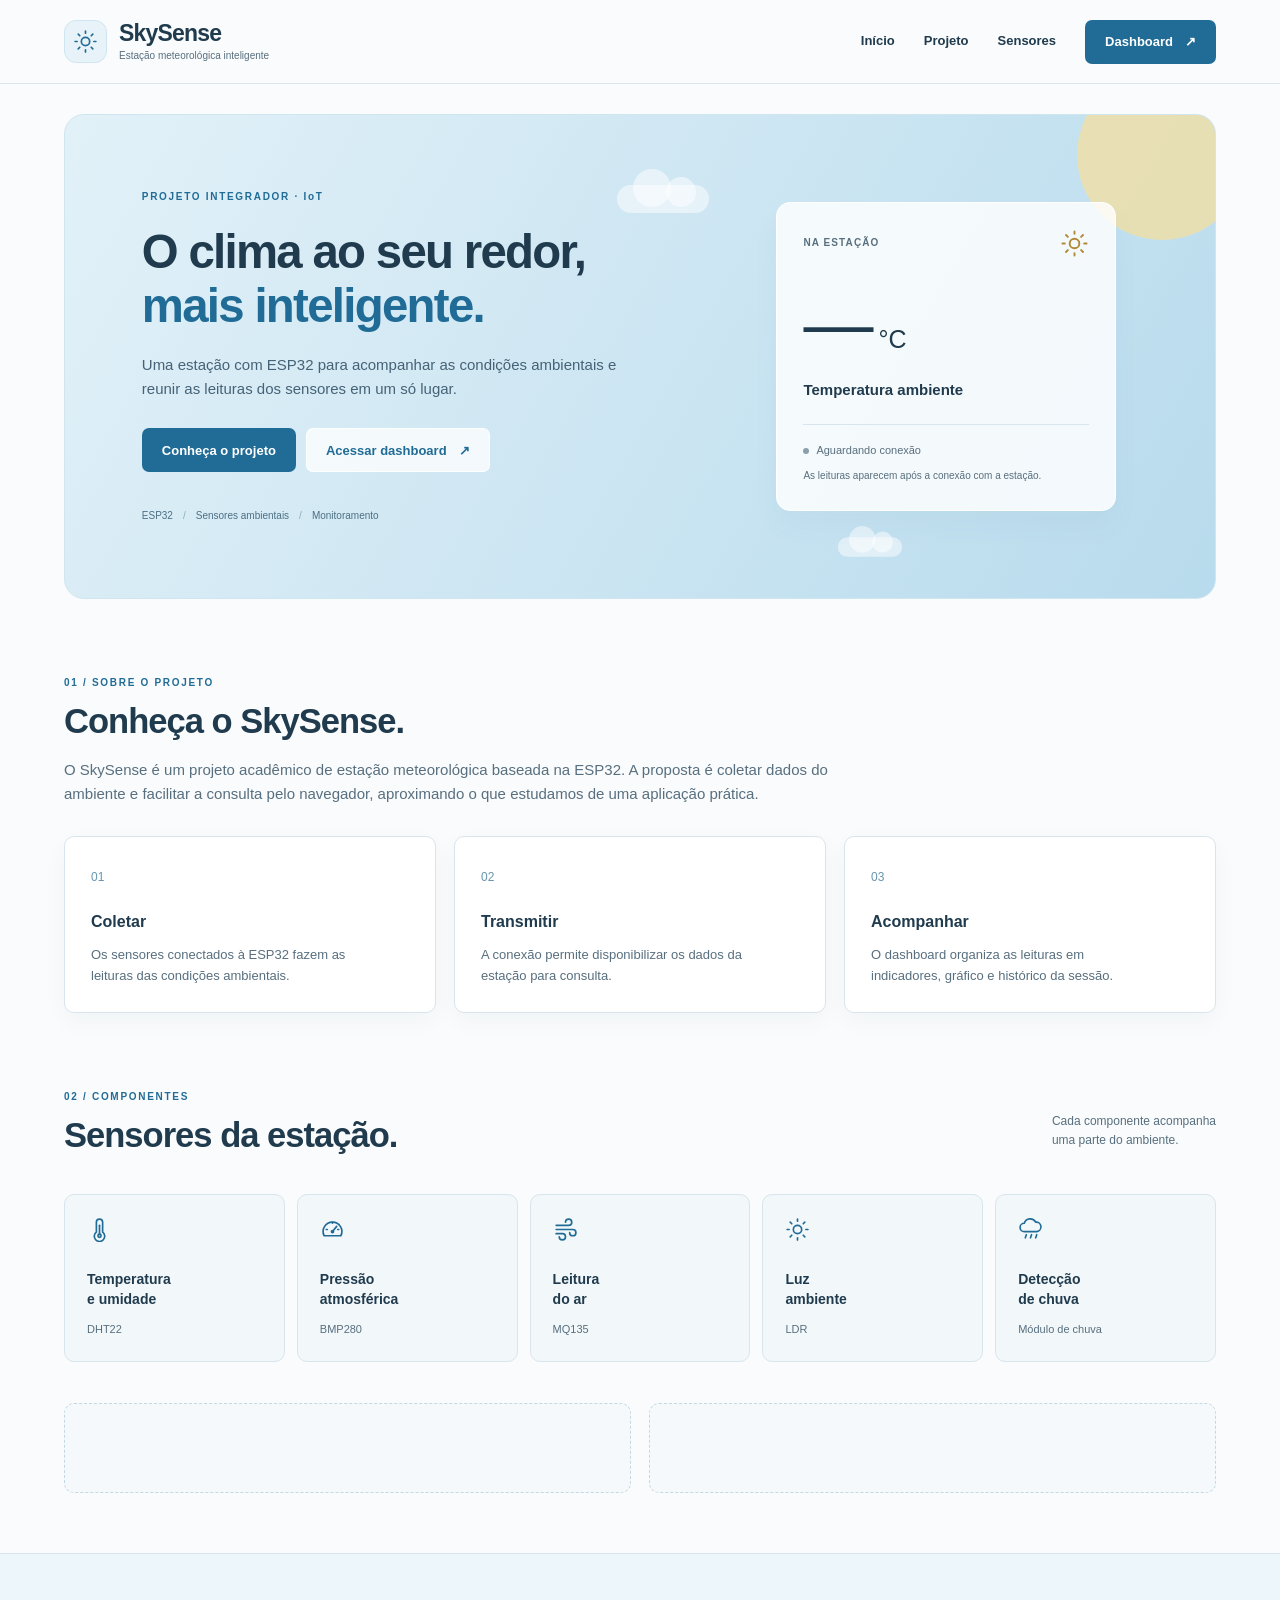
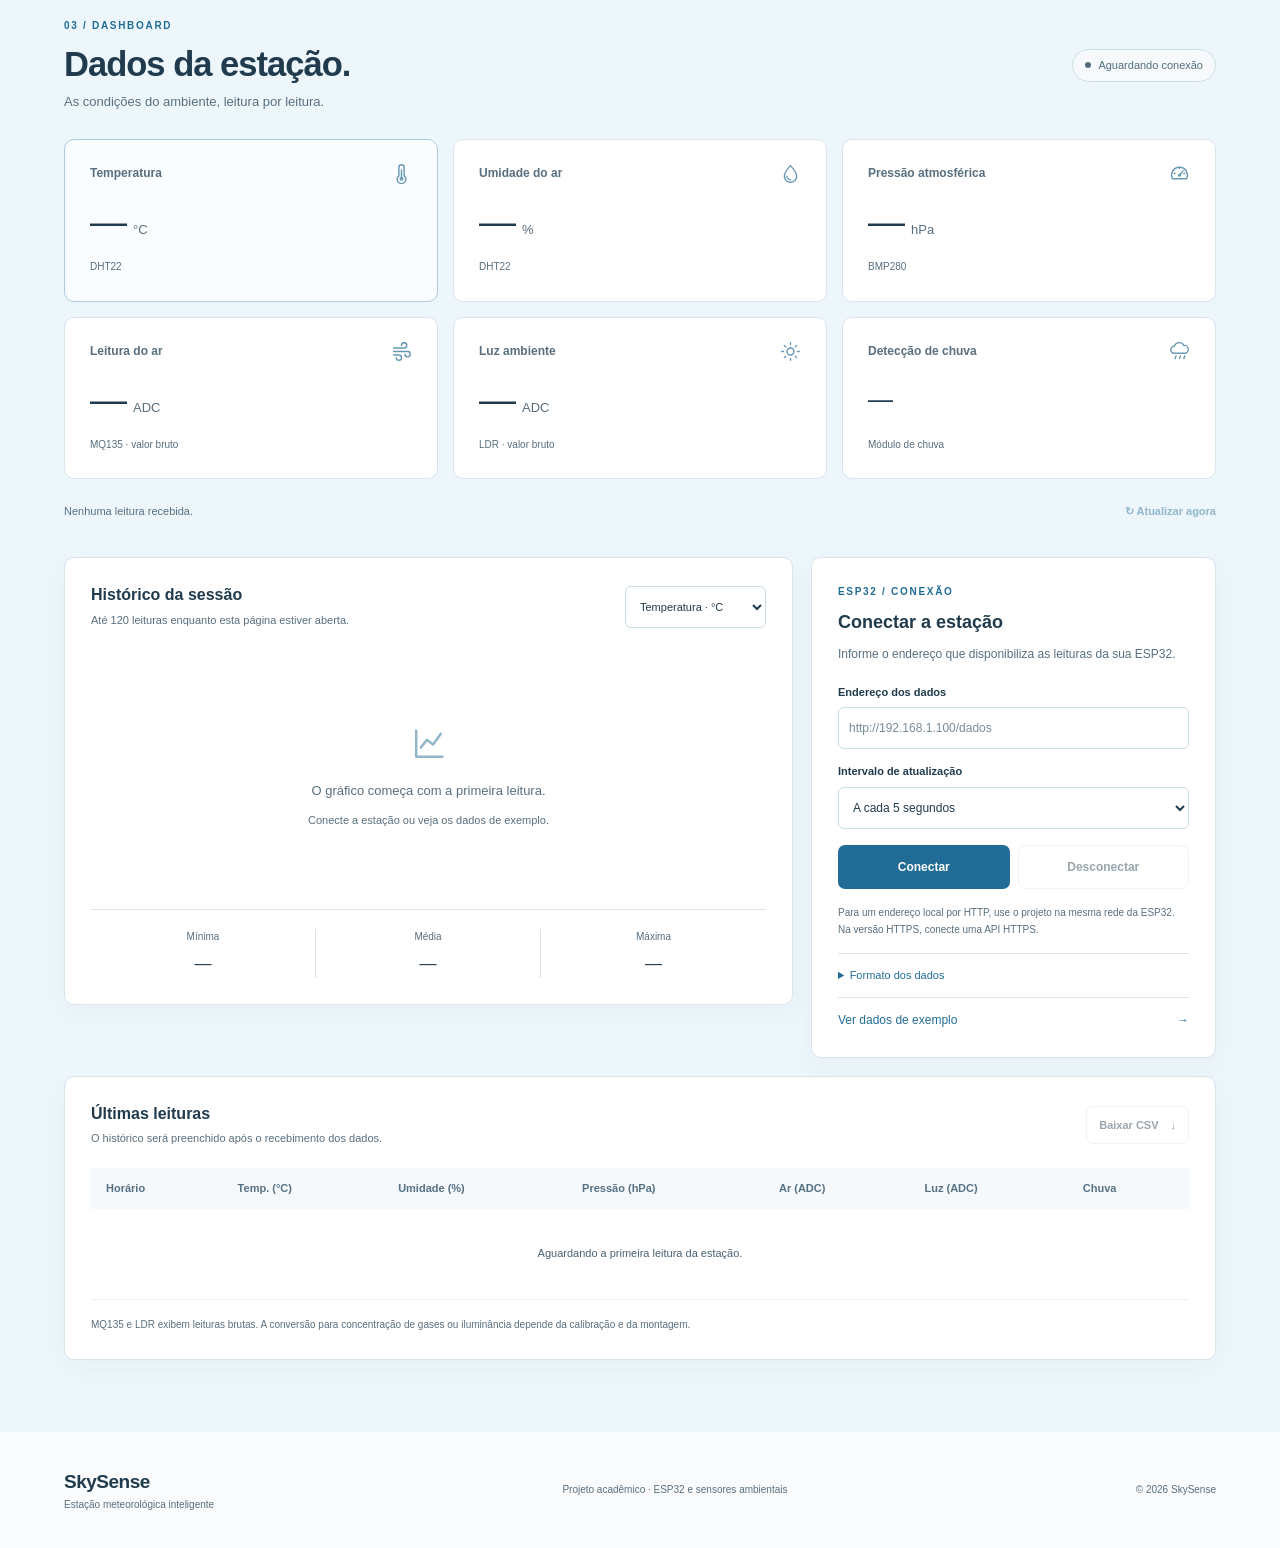
<file: index.html>
<!DOCTYPE html>
<html lang="pt-BR">
    <head>
        <meta charset="UTF-8">
        <meta name="viewport" content="width=device-width, initial-scale=1.0">
        <meta name="description" content="SkySense: projeto de estação meteorológica com ESP32 e painel de monitoramento ambiental.">
        <title>SkySense | Estação Meteorológica</title>
        <link rel="stylesheet" href="styles.css">
        <script src="script.js" defer></script>
    </head>
    <body>
        <svg class="simbolos" xmlns="http://www.w3.org/2000/svg" aria-hidden="true">
            <symbol id="i-sol" viewBox="0 0 24 24">
                <circle cx="12" cy="12" r="4"/>
                <path d="M12 2v2m0 16v2M2 12h2m16 0h2M5 5l1.5 1.5m11 11L19 19M5 19l1.5-1.5m11-11L19 5"/>
            </symbol>
            <symbol id="i-temperatura" viewBox="0 0 24 24">
                <path d="M9 14.5V5a3 3 0 0 1 6 0v9.5a5 5 0 1 1-6 0Z"/>
                <path d="M12 8v9"/>
                <circle cx="12" cy="18" r="1.5"/>
            </symbol>
            <symbol id="i-umidade" viewBox="0 0 24 24">
                <path d="M12 3S5 10.3 5 15a7 7 0 0 0 14 0c0-4.7-7-12-7-12Z"/>
                <path d="M8 15a4 4 0 0 0 4 4"/>
            </symbol>
            <symbol id="i-pressao" viewBox="0 0 24 24">
                <path d="M4 18a9 9 0 1 1 16 0Z"/>
                <path d="m12 14 4-5M6 12h1m10 0h1M12 5v1"/>
                <circle cx="12" cy="14" r="1"/>
            </symbol>
            <symbol id="i-ar" viewBox="0 0 24 24">
                <path d="M3 8h12a3 3 0 1 0-3-3M3 12h16a3 3 0 1 1-3 3M3 16h6a3 3 0 1 1-3 3"/>
            </symbol>
            <symbol id="i-chuva" viewBox="0 0 24 24">
                <path d="M6 14a4 4 0 0 1 0-8 6 6 0 0 1 11-1 4.5 4.5 0 0 1 1 9H6Z"/>
                <path d="m8 17-1 3m6-3-1 3m6-3-1 3"/>
            </symbol>
            <symbol id="i-grafico" viewBox="0 0 24 24">
                <path d="M4 3v17h17M7 14l4-5 4 3 5-7"/>
            </symbol>
        </svg>
        <a class="pular-conteudo" href="#inicio">
            Pular para o conteúdo
        </a>
        <header class="cabecalho">
            <a href="#inicio" class="logo" aria-label="SkySense, início">
                <span class="icone-logo">
                    <svg class="icone" aria-hidden="true">
                        <use href="#i-sol"/>
                    </svg>
                </span>
                <span>
                    <strong>
                        SkySense
                    </strong>
                    <small>
                        Estação meteorológica inteligente
                    </small>
                </span>
            </a>
            <button class="menu-toggle" id="menu-toggle" type="button" aria-controls="menu" aria-expanded="false">
                Menu
            </button>
            <nav id="menu" aria-label="Navegação principal">
                <a href="#inicio">
                    Início
                </a>
                <a href="#projeto">
                    Projeto
                </a>
                <a href="#sensores">
                    Sensores
                </a>
                <!-- Os próximos links podem ser acrescentados aqui. -->
                <a href="#dashboard" class="botao-dashboard">
                    Dashboard
                    <span aria-hidden="true">
                        ↗
                    </span>
                </a>
            </nav>
        </header>
        <main>
            <section class="hero" id="inicio" aria-labelledby="titulo-inicio">
                <div class="ceu" aria-hidden="true">
                    <div class="sol">
                    </div>
                    <div class="nuvem nuvem1">
                    </div>
                    <div class="nuvem nuvem2">
                    </div>
                </div>
                <div class="hero-texto">
                    <span class="etiqueta">
                        PROJETO INTEGRADOR · IoT
                    </span>
                    <h1 id="titulo-inicio">
                        O clima ao seu redor,
                        <span>
                            mais inteligente.
                        </span>
                    </h1>
                    <p>
                        Uma estação com ESP32 para acompanhar as condições ambientais e reunir as leituras dos sensores em um só lugar.
                    </p>
                    <div class="acoes">
                        <a href="#projeto" class="botao">
                            Conheça o projeto
                        </a>
                        <a href="#dashboard" class="botao botao-claro">
                            Acessar dashboard
                            <span aria-hidden="true">
                                ↗
                            </span>
                        </a>
                    </div>
                    <span class="hero-rodape">
                        ESP32
                        <span aria-hidden="true">
                            /
                        </span>
                        Sensores ambientais
                        <span aria-hidden="true">
                            /
                        </span>
                        Monitoramento
                    </span>
                </div>
                <div class="cartao-temperatura">
                    <div class="linha-cartao">
                        <span>
                            NA ESTAÇÃO
                        </span>
                        <svg class="icone" aria-hidden="true">
                            <use href="#i-sol"/>
                        </svg>
                    </div>
                    <p class="valor-destaque">
                        <span id="temperatura-inicio">
                            —
                        </span>
                        <small>
                            °C
                        </small>
                    </p>
                    <h2>
                        Temperatura ambiente
                    </h2>
                    <div class="linha-estacao">
                        <span class="ponto">
                        </span>
                        <span id="situacao-inicio">
                            Aguardando conexão
                        </span>
                    </div>
                    <p class="nota-inicio" id="nota-inicio">
                        As leituras aparecem após a conexão com a estação.
                    </p>
                </div>
            </section>
            <section class="apresentacao" id="projeto" aria-labelledby="titulo-projeto">
                <span class="etiqueta">
                    01 / SOBRE O PROJETO
                </span>
                <h2 id="titulo-projeto">
                    Conheça o SkySense.
                </h2>
                <p class="introducao">
                    O SkySense é um projeto acadêmico de estação meteorológica baseada na ESP32. A proposta é coletar dados do ambiente e facilitar a consulta pelo navegador, aproximando o que estudamos de uma aplicação prática.
                </p>
                <div class="grade">
                    <article class="cartao etapa">
                        <span class="numero-etapa">
                            01
                        </span>
                        <h3>
                            Coletar
                        </h3>
                        <p>
                            Os sensores conectados à ESP32 fazem as leituras das condições ambientais.
                        </p>
                    </article>
                    <article class="cartao etapa">
                        <span class="numero-etapa">
                            02
                        </span>
                        <h3>
                            Transmitir
                        </h3>
                        <p>
                            A conexão permite disponibilizar os dados da estação para consulta.
                        </p>
                    </article>
                    <article class="cartao etapa">
                        <span class="numero-etapa">
                            03
                        </span>
                        <h3>
                            Acompanhar
                        </h3>
                        <p>
                            O dashboard organiza as leituras em indicadores, gráfico e histórico da sessão.
                        </p>
                    </article>
                </div>
            </section>
            <section class="apresentacao" id="sensores" aria-labelledby="titulo-sensores">
                <div class="cabecalho-secao">
                    <div>
                        <span class="etiqueta">
                            02 / COMPONENTES
                        </span>
                        <h2 id="titulo-sensores">
                            Sensores da estação.
                        </h2>
                    </div>
                    <p>
                        Cada componente acompanha
                        <br>
                        uma parte do ambiente.
                    </p>
                </div>
                <div class="grade sensores">
                    <article class="cartao sensor">
                        <svg class="icone" aria-hidden="true">
                            <use href="#i-temperatura"/>
                        </svg>
                        <h3>
                            Temperatura
                            <br>
                            e umidade
                        </h3>
                        <p>
                            DHT22
                        </p>
                    </article>
                    <article class="cartao sensor">
                        <svg class="icone" aria-hidden="true">
                            <use href="#i-pressao"/>
                        </svg>
                        <h3>
                            Pressão
                            <br>
                            atmosférica
                        </h3>
                        <p>
                            BMP280
                        </p>
                    </article>
                    <article class="cartao sensor">
                        <svg class="icone" aria-hidden="true">
                            <use href="#i-ar"/>
                        </svg>
                        <h3>
                            Leitura
                            <br>
                            do ar
                        </h3>
                        <p>
                            MQ135
                        </p>
                    </article>
                    <article class="cartao sensor">
                        <svg class="icone" aria-hidden="true">
                            <use href="#i-sol"/>
                        </svg>
                        <h3>
                            Luz
                            <br>
                            ambiente
                        </h3>
                        <p>
                            LDR
                        </p>
                    </article>
                    <article class="cartao sensor">
                        <svg class="icone" aria-hidden="true">
                            <use href="#i-chuva"/>
                        </svg>
                        <h3>
                            Detecção
                            <br>
                            de chuva
                        </h3>
                        <p>
                            Módulo de chuva
                        </p>
                    </article>
                </div>
            </section>
            <div class="apresentacao espacos-reservados">
                <!-- ESPAÇO PARA PERSONALIZAÇÃO 1 -->
                <section class="reservado" id="aba1" aria-label="Espaço reservado 1">
                    <h2>
                    </h2>
                    <p>
                    </p>
                </section>
                <!-- ESPAÇO PARA PERSONALIZAÇÃO 2 -->
                <section class="reservado" id="aba2" aria-label="Espaço reservado 2">
                    <h2>
                    </h2>
                    <p>
                    </p>
                </section>
            </div>
            <section class="painel" id="dashboard" aria-labelledby="titulo-dashboard">
                <div class="conteudo-painel">
                    <div class="cabecalho-secao">
                        <div>
                            <span class="etiqueta">
                                03 / DASHBOARD
                            </span>
                            <h2 id="titulo-dashboard">
                                Dados da estação.
                            </h2>
                            <p>
                                As condições do ambiente, leitura por leitura.
                            </p>
                        </div>
                        <span class="status" id="status-conexao" role="status">
                            Aguardando conexão
                        </span>
                    </div>
                    <noscript>
                        <p class="aviso">
                            Ative o JavaScript do navegador para utilizar o dashboard.
                        </p>
                    </noscript>
                    <p class="aviso aviso-exemplo" id="aviso-exemplo" hidden>
                        Dados de exemplo para visualizar o painel. Nenhum sensor está conectado.
                    </p>
                    <p class="aviso aviso-erro" id="aviso-erro" role="alert" hidden>
                    </p>
                    <div class="grade-medidas" id="medidas">
                        <article class="medida medida-temperatura">
                            <div class="linha-cartao">
                                <h3>
                                    Temperatura
                                </h3>
                                <svg class="icone" aria-hidden="true">
                                    <use href="#i-temperatura"/>
                                </svg>
                            </div>
                            <p class="valor">
                                <span id="temperatura">
                                    —
                                </span>
                                <small>
                                    °C
                                </small>
                            </p>
                            <span class="origem">
                                DHT22
                            </span>
                        </article>
                        <article class="medida">
                            <div class="linha-cartao">
                                <h3>
                                    Umidade do ar
                                </h3>
                                <svg class="icone" aria-hidden="true">
                                    <use href="#i-umidade"/>
                                </svg>
                            </div>
                            <p class="valor">
                                <span id="umidade">
                                    —
                                </span>
                                <small>
                                    %
                                </small>
                            </p>
                            <span class="origem">
                                DHT22
                            </span>
                        </article>
                        <article class="medida">
                            <div class="linha-cartao">
                                <h3>
                                    Pressão atmosférica
                                </h3>
                                <svg class="icone" aria-hidden="true">
                                    <use href="#i-pressao"/>
                                </svg>
                            </div>
                            <p class="valor">
                                <span id="pressao">
                                    —
                                </span>
                                <small>
                                    hPa
                                </small>
                            </p>
                            <span class="origem">
                                BMP280
                            </span>
                        </article>
                        <article class="medida">
                            <div class="linha-cartao">
                                <h3>
                                    Leitura do ar
                                </h3>
                                <svg class="icone" aria-hidden="true">
                                    <use href="#i-ar"/>
                                </svg>
                            </div>
                            <p class="valor">
                                <span id="qualidade-ar">
                                    —
                                </span>
                                <small>
                                    ADC
                                </small>
                            </p>
                            <span class="origem">
                                MQ135 · valor bruto
                            </span>
                        </article>
                        <article class="medida">
                            <div class="linha-cartao">
                                <h3>
                                    Luz ambiente
                                </h3>
                                <svg class="icone" aria-hidden="true">
                                    <use href="#i-sol"/>
                                </svg>
                            </div>
                            <p class="valor">
                                <span id="luminosidade">
                                    —
                                </span>
                                <small>
                                    ADC
                                </small>
                            </p>
                            <span class="origem">
                                LDR · valor bruto
                            </span>
                        </article>
                        <article class="medida">
                            <div class="linha-cartao">
                                <h3>
                                    Detecção de chuva
                                </h3>
                                <svg class="icone" aria-hidden="true">
                                    <use href="#i-chuva"/>
                                </svg>
                            </div>
                            <p class="valor valor-chuva" id="chuva">
                                —
                            </p>
                            <span class="origem">
                                Módulo de chuva
                            </span>
                        </article>
                    </div>
                    <div class="linha-atualizacao">
                        <span id="ultima-atualizacao">
                            Nenhuma leitura recebida.
                        </span>
                        <button class="link-botao" id="atualizar" type="button" disabled>
                            ↻ Atualizar agora
                        </button>
                    </div>
                    <div class="grade-painel">
                        <article class="cartao grafico-cartao">
                            <div class="titulo-cartao">
                                <div>
                                    <h3>
                                        Histórico da sessão
                                    </h3>
                                    <p>
                                        Até 120 leituras enquanto esta página estiver aberta.
                                    </p>
                                </div>
                                <div>
                                    <label class="sr-only" for="tipo-grafico">
                                        Leitura do gráfico
                                    </label>
                                    <select id="tipo-grafico">
                                        <option value="temperatura">
                                            Temperatura · °C
                                        </option>
                                        <option value="umidade">
                                            Umidade · %
                                        </option>
                                        <option value="pressao">
                                            Pressão · hPa
                                        </option>
                                        <option value="qualidade_ar">
                                            Leitura do ar · ADC
                                        </option>
                                        <option value="luminosidade">
                                            Luz ambiente · ADC
                                        </option>
                                    </select>
                                </div>
                            </div>
                            <div class="area-grafico">
                                <div class="grafico-vazio" id="grafico-vazio">
                                    <svg class="icone" aria-hidden="true">
                                        <use href="#i-grafico"/>
                                    </svg>
                                    <strong>
                                        O gráfico começa com a primeira leitura.
                                    </strong>
                                    <span>
                                        Conecte a estação ou veja os dados de exemplo.
                                    </span>
                                </div>
                                <svg id="grafico" viewBox="0 0 640 230" role="img" aria-label="Histórico das leituras" hidden>
                                    <g class="linhas-grafico">
                                        <path d="M55 25H620M55 105H620M55 185H620"/>
                                    </g>
                                    <g class="rotulos-grafico">
                                        <text id="escala-maxima" x="45" y="29" text-anchor="end">
                                        </text>
                                        <text id="escala-media" x="45" y="109" text-anchor="end">
                                        </text>
                                        <text id="escala-minima" x="45" y="189" text-anchor="end">
                                        </text>
                                        <text id="hora-inicio" x="55" y="216">
                                        </text>
                                        <text id="hora-fim" x="620" y="216" text-anchor="end">
                                        </text>
                                    </g>
                                    <g id="serie-grafico">
                                    </g>
                                </svg>
                            </div>
                            <div class="resumo-grafico">
                                <div>
                                    <span>
                                        Mínima
                                    </span>
                                    <strong id="valor-minimo">
                                        —
                                    </strong>
                                </div>
                                <div>
                                    <span>
                                        Média
                                    </span>
                                    <strong id="valor-medio">
                                        —
                                    </strong>
                                </div>
                                <div>
                                    <span>
                                        Máxima
                                    </span>
                                    <strong id="valor-maximo">
                                        —
                                    </strong>
                                </div>
                            </div>
                        </article>
                        <aside class="cartao configuracao" aria-labelledby="titulo-conexao">
                            <span class="etiqueta">
                                ESP32 / CONEXÃO
                            </span>
                            <h3 id="titulo-conexao">
                                Conectar a estação
                            </h3>
                            <p>
                                Informe o endereço que disponibiliza as leituras da sua ESP32.
                            </p>
                            <form id="form-conexao">
                                <label for="endereco">
                                    Endereço dos dados
                                </label>
                                <input id="endereco" name="endereco" type="url" placeholder="http://192.168.1.100/dados" autocomplete="off" spellcheck="false" required aria-describedby="ajuda-endereco">
                                <label for="intervalo">
                                    Intervalo de atualização
                                </label>
                                <select id="intervalo" name="intervalo">
                                    <option value="5000">
                                        A cada 5 segundos
                                    </option>
                                    <option value="10000">
                                        A cada 10 segundos
                                    </option>
                                    <option value="30000">
                                        A cada 30 segundos
                                    </option>
                                </select>
                                <div class="botoes-conexao">
                                    <button class="botao" type="submit" id="conectar">
                                        Conectar
                                    </button>
                                    <button class="botao botao-contorno" type="button" id="desconectar" disabled>
                                        Desconectar
                                    </button>
                                </div>
                            </form>
                            <p class="ajuda" id="ajuda-endereco">
                                Para um endereço local por HTTP, use o projeto na mesma rede da ESP32. Na versão HTTPS, conecte uma API HTTPS.
                            </p>
                            <details class="formato-dados">
                                <summary>
                                    Formato dos dados
                                </summary>
                                <p>
                                    A resposta deve ser um objeto JSON. Campos sem leitura podem vir como
                                    <code>
                                        null
                                    </code>
                                    .
                                </p>
                                <pre>{
  "temperatura": 24.5,
  "umidade": 62,
  "pressao": 1013.2,
  "qualidade_ar": 1380,
  "luminosidade": 2100,
  "chuva": false,
  "timestamp": "2026-10-29T12:00:00Z"
}</pre>
                                <p>
                                    Pressão em hPa. MQ135 e LDR em ADC de 0 a 4095. Chuva:
                                    <code>
                                        true
                                    </code>
                                    ou
                                    <code>
                                        false
                                    </code>
                                    . O horário é opcional; sem ele, usamos o momento do recebimento.
                                </p>
                            </details>
                            <button class="botao-exemplo" id="ver-exemplo" type="button">
                                Ver dados de exemplo
                                <span aria-hidden="true">
                                    →
                                </span>
                            </button>
                        </aside>
                    </div>
                    <article class="cartao historico">
                        <div class="titulo-cartao">
                            <div>
                                <h3>
                                    Últimas leituras
                                </h3>
                                <p id="resumo-leituras">
                                    O histórico será preenchido após o recebimento dos dados.
                                </p>
                            </div>
                            <button class="botao botao-contorno" type="button" id="exportar" disabled>
                                Baixar CSV
                                <span aria-hidden="true">
                                    ↓
                                </span>
                            </button>
                        </div>
                        <div class="tabela-rolagem" tabindex="0" role="region" aria-label="Tabela de leituras, com rolagem horizontal em telas pequenas">
                            <table>
                                <caption class="sr-only">
                                    Até oito leituras mais recentes da estação. O CSV inclui todo o histórico da sessão.
                                </caption>
                                <thead>
                                    <tr>
                                        <th scope="col">
                                            Horário
                                        </th>
                                        <th scope="col">
                                            Temp. (°C)
                                        </th>
                                        <th scope="col">
                                            Umidade (%)
                                        </th>
                                        <th scope="col">
                                            Pressão (hPa)
                                        </th>
                                        <th scope="col">
                                            Ar (ADC)
                                        </th>
                                        <th scope="col">
                                            Luz (ADC)
                                        </th>
                                        <th scope="col">
                                            Chuva
                                        </th>
                                    </tr>
                                </thead>
                                <tbody id="tabela-leituras">
                                    <tr>
                                        <td colspan="7" class="tabela-vazia">
                                            Aguardando a primeira leitura da estação.
                                        </td>
                                    </tr>
                                </tbody>
                            </table>
                        </div>
                        <p class="nota-sensores">
                            MQ135 e LDR exibem leituras brutas. A conversão para concentração de gases ou iluminância depende da calibração e da montagem.
                        </p>
                    </article>
                </div>
            </section>
        </main>
        <footer>
            <a href="#inicio" class="marca-rodape">
                SkySense
                <span>
                    Estação meteorológica inteligente
                </span>
            </a>
            <p>
                Projeto acadêmico · ESP32 e sensores ambientais
            </p>
            <small>
                ©
                <span id="ano">
                </span>
                SkySense
            </small>
        </footer>
    </body>
</html>
</file>
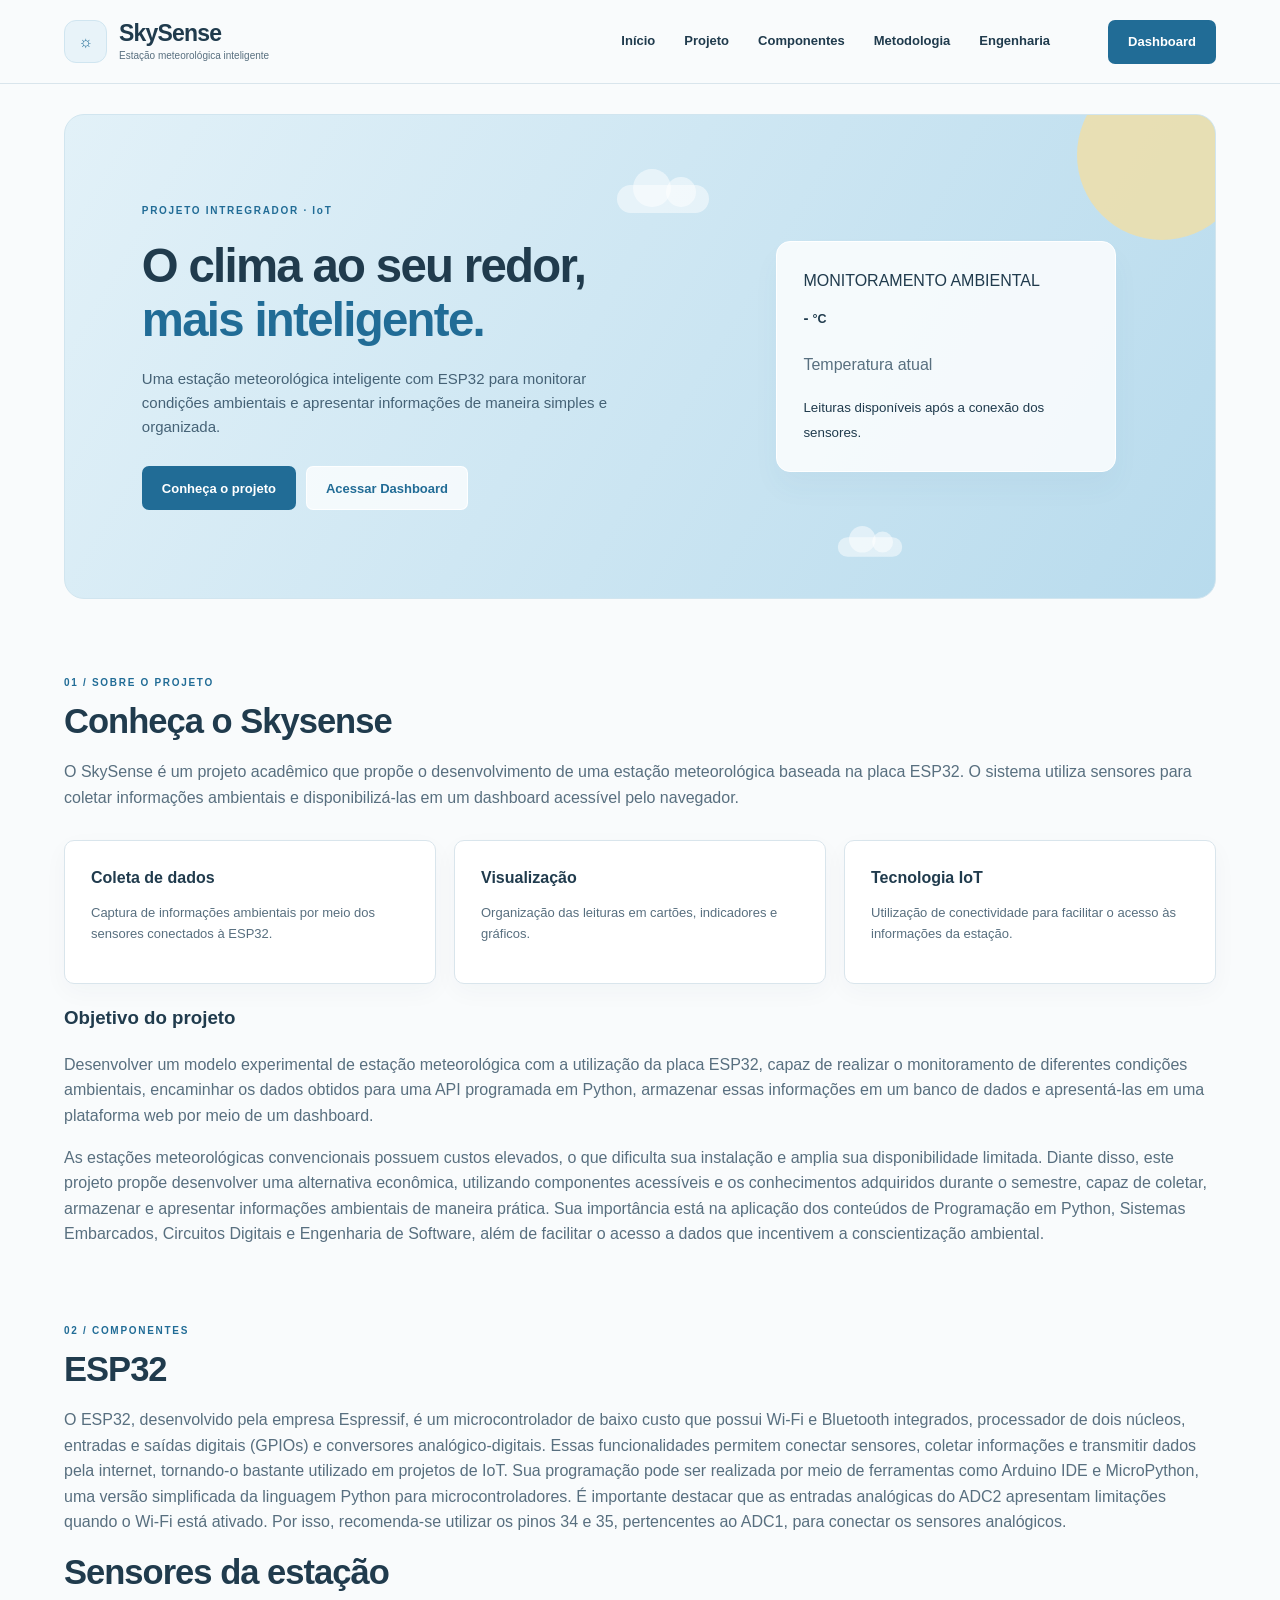
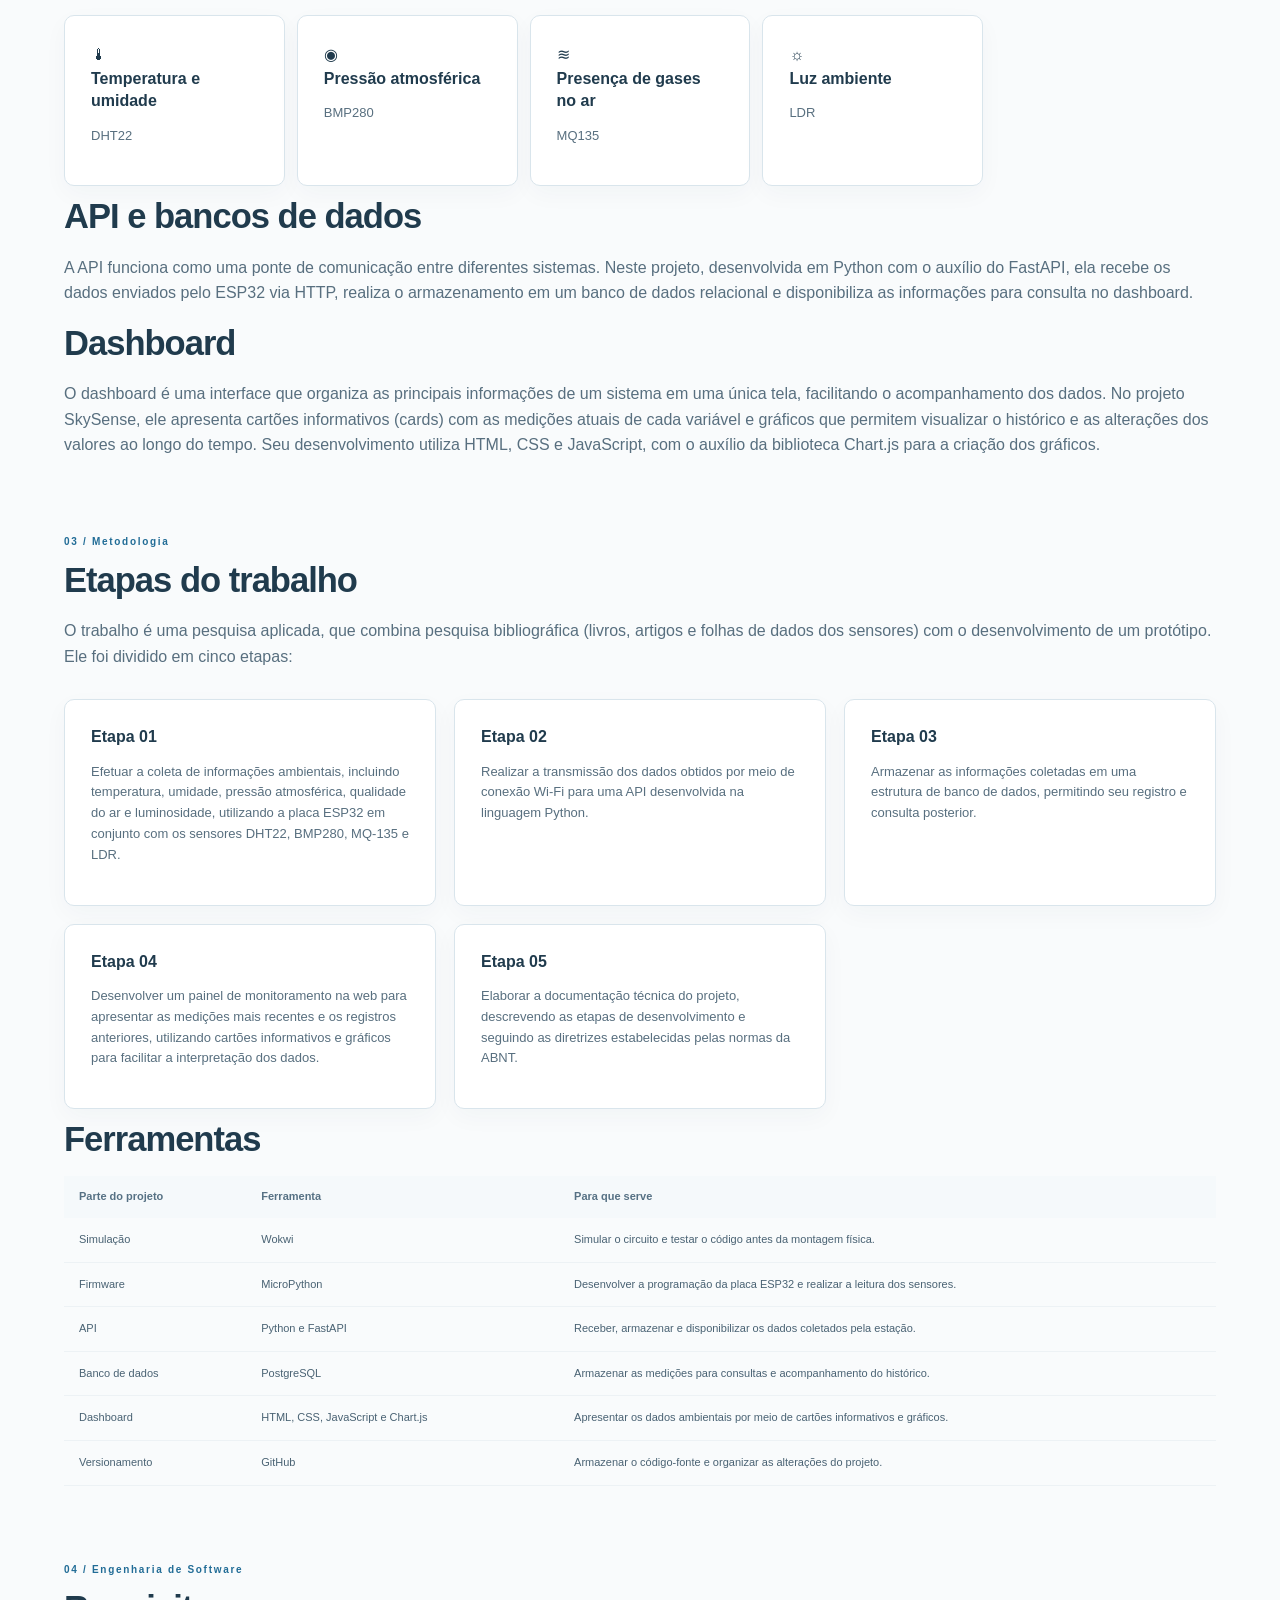
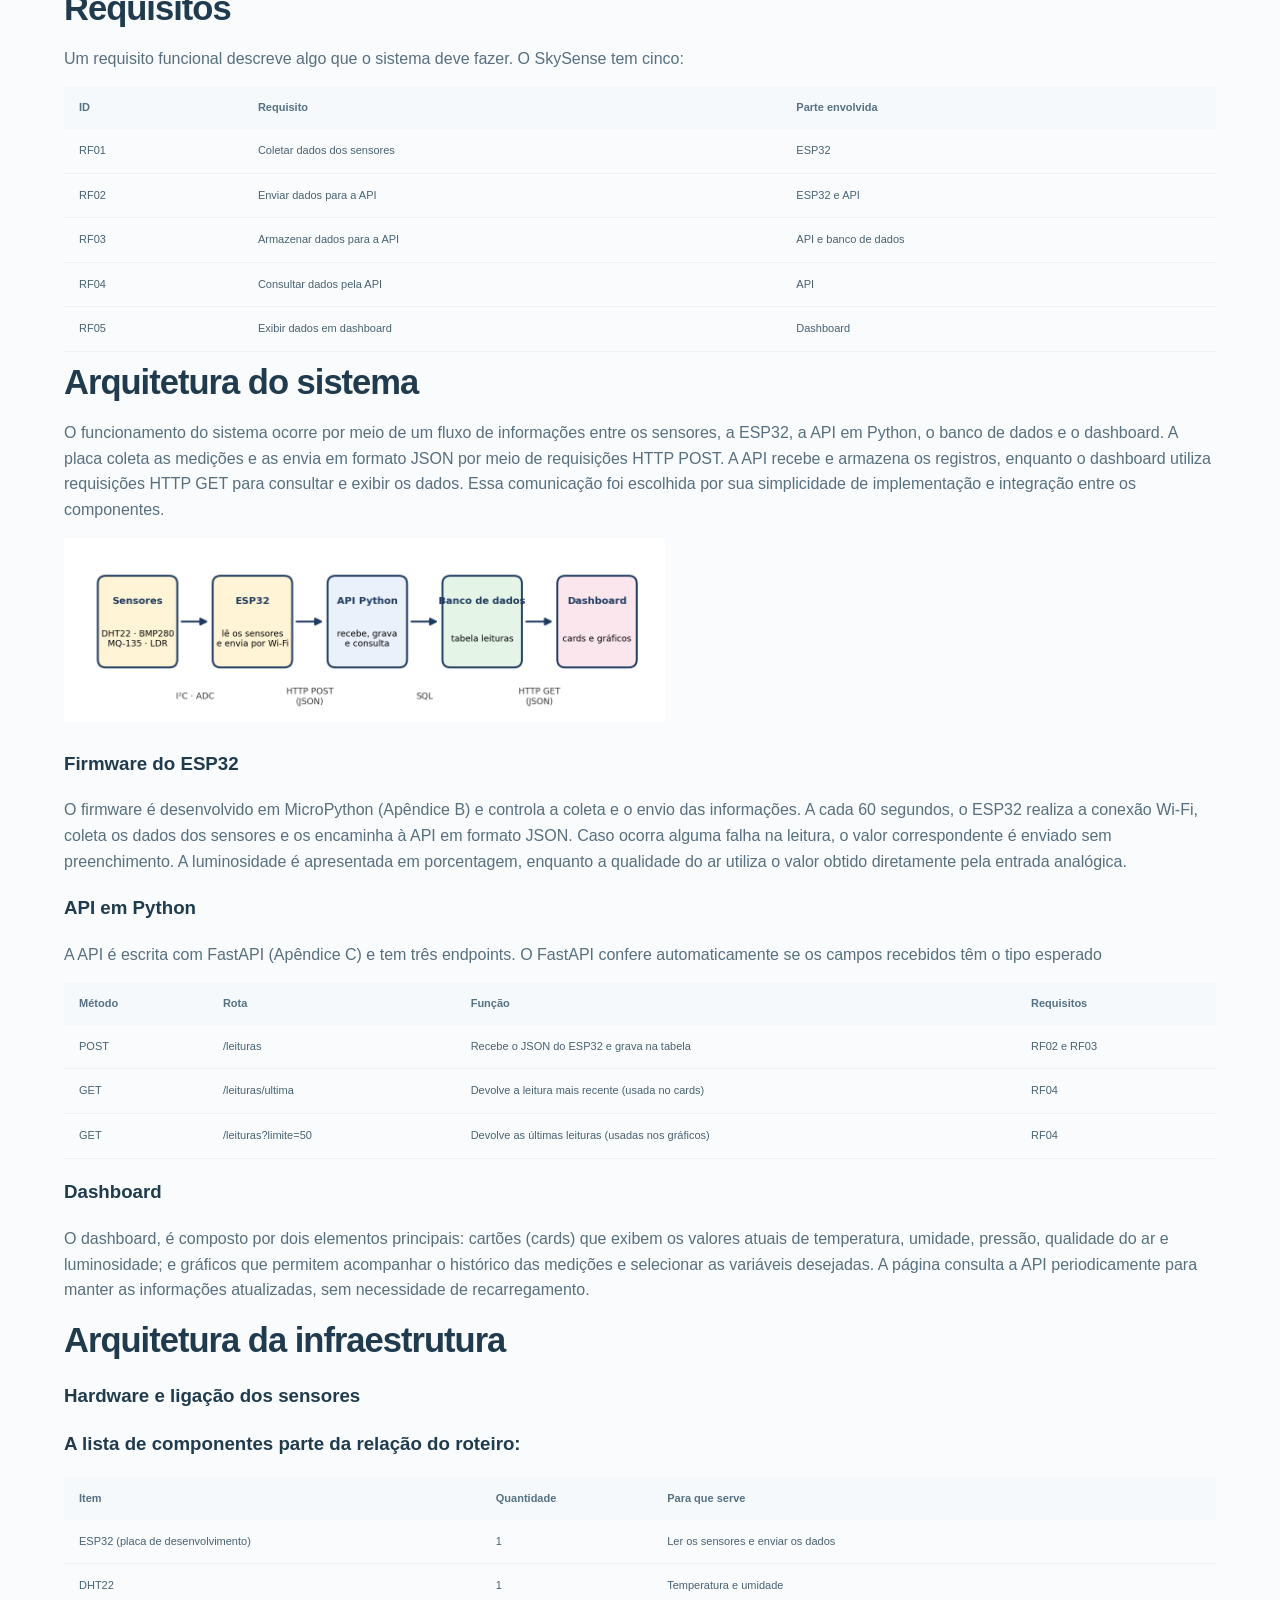
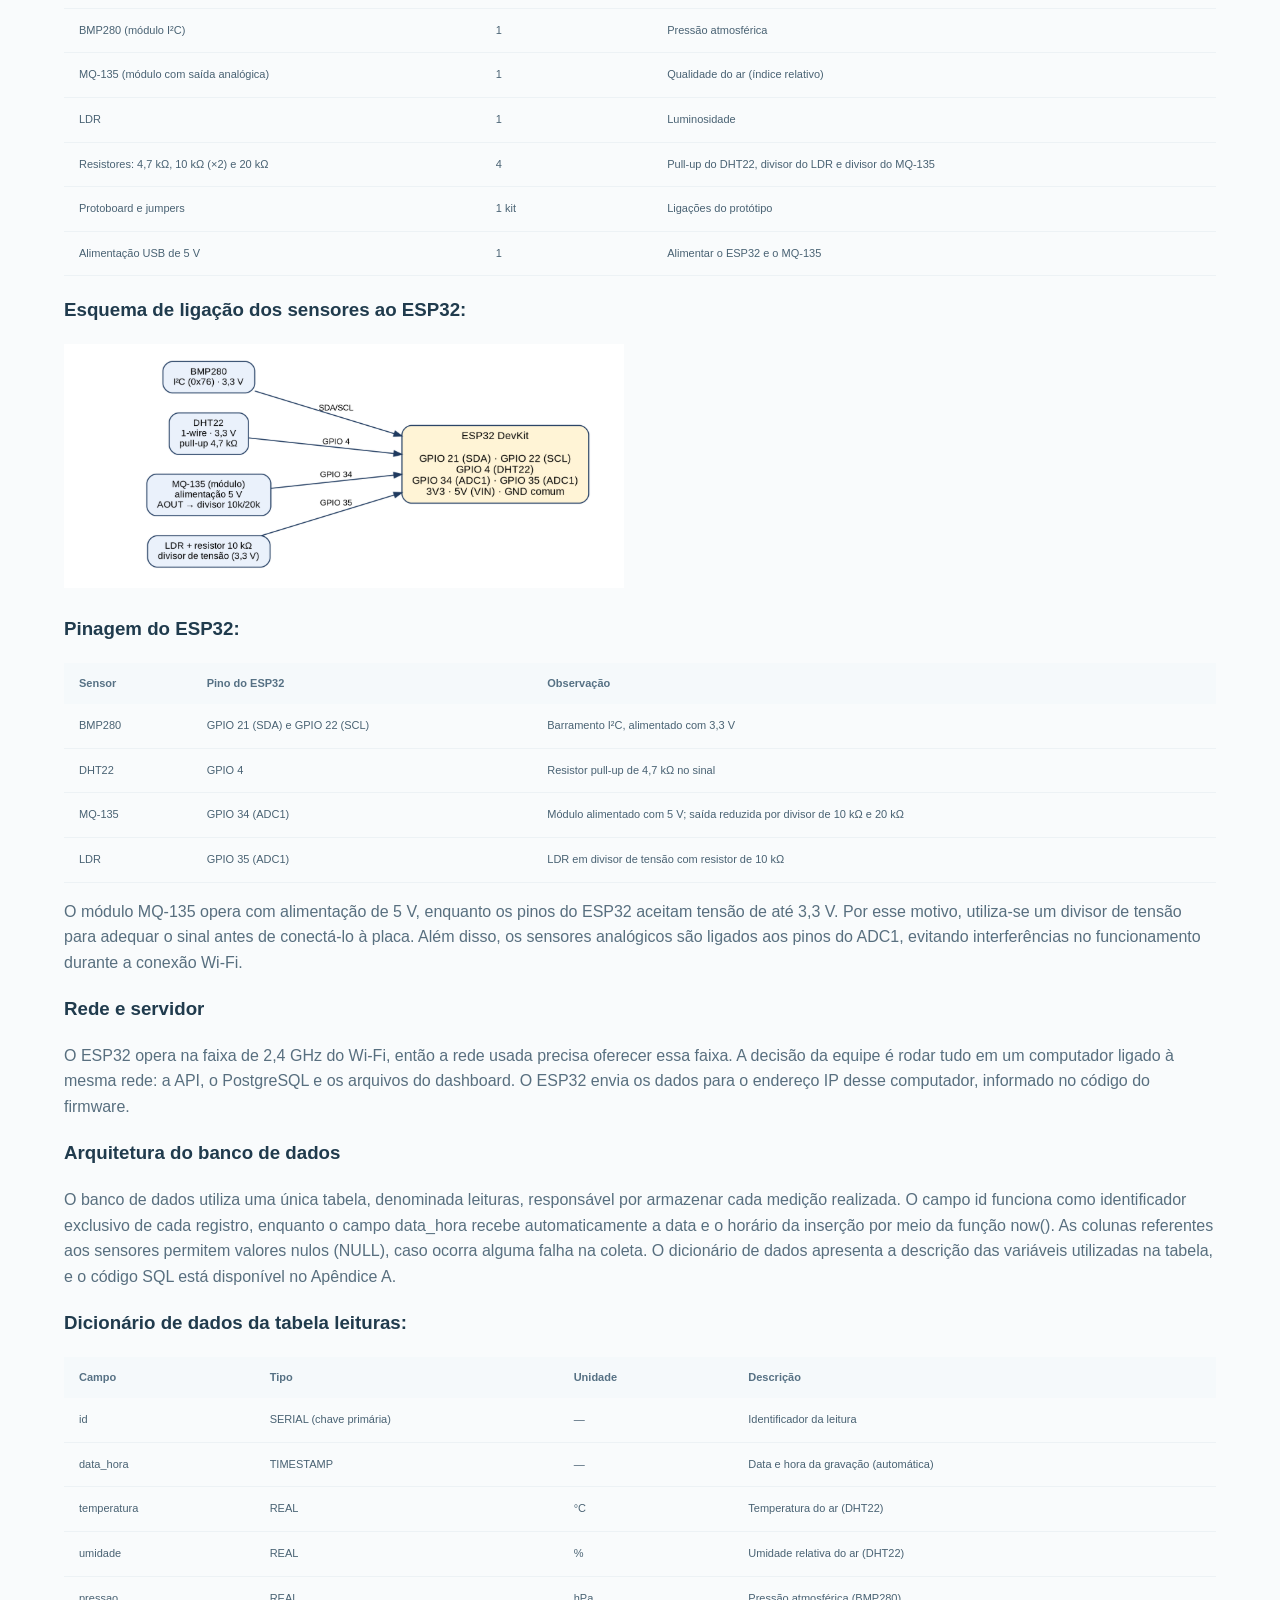
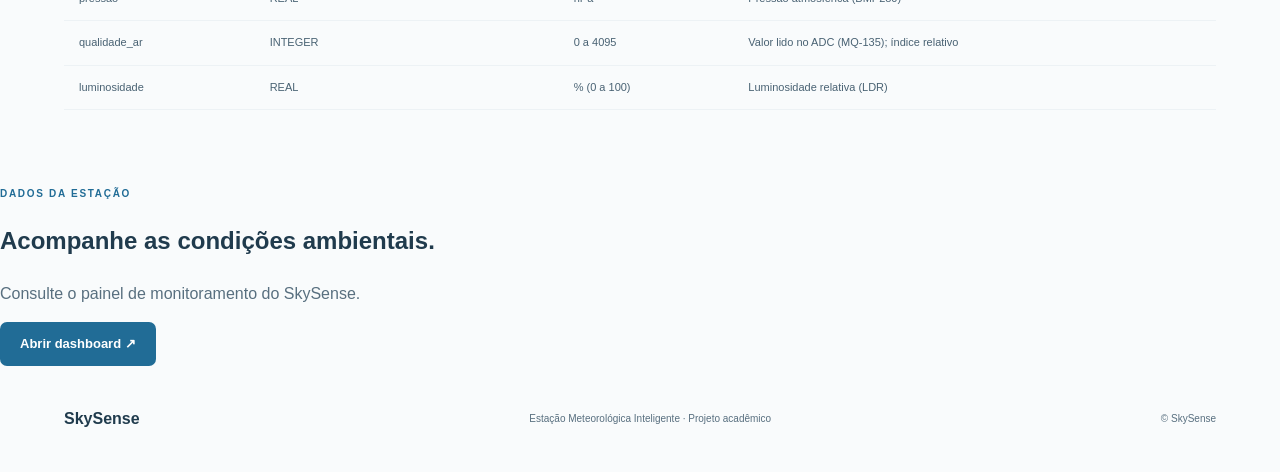
<file: projeto.html>
<!DOCTYPE html>
<html lang="pt-br">

<head>
    <meta charset="UTF-8">
    <meta name="viewport" content="width=device-width, initial-scale=1.0">
    <title>SkySense | Projeto</title>
    <link rel="stylesheet" href="styles.css">

</head>

<body>

    <header class="cabecalho">
        <a href="index.html" class="logo">
            <span class="icone-logo">☼</span>
            <span>
                <strong>SkySense</strong>
                <small>Estação meteorológica inteligente</small>
            </span>
        </a>

        <nav id="menu">
            <a href="#inicio">Início</a>
            <a href="#projeto" aria-current="page">Projeto</a>
            <a href="#sensores">Componentes</a>
            <a href="#metodologia">Metodologia</a>
            <a href="#engenharia">Engenharia</a>
            <a href="#aba3" aria-label="Aba personalizável 3"></a>
            <a href="index.html" class="botao-dashboard" aria-label="Ir para o Dashboard">
                Dashboard
            </a>
        </nav>
    </header>

    <main>

        <section class="hero" id="inicio">
            <div class="ceu">
                <div class="sol"></div>
                <div class="nuvem nuvem1"></div>
                <div class="nuvem nuvem2"></div>
            </div>

            <div class="hero-texto">
                <span class="etiqueta">PROJETO INTREGRADOR · IoT</span>

                <h1>
                    O clima ao seu redor,
                    <span> mais inteligente.</span>
                </h1>

                <p>
                    Uma estação meteorológica inteligente com ESP32
                    para monitorar condições ambientais e apresentar informações de maneira simples e organizada.
                </p>

                <div class="acoes">
                    <a href="#projeto" class="botao"> Conheça o projeto</a>
                    <a href="index.html" class="botao botao-claro">
                        Acessar Dashboard
                    </a>
                </div>
            </div>

            <div class="cartao-temperatura">
                <span>MONITORAMENTO AMBIENTAL</span>
                <h2> - <small>°C</small></h2>
                <p>Temperatura atual</p>
                <small>Leituras disponíveis após a conexão dos sensores.</small>
            </div>
        </section>

        <section class="apresentacao" id="projeto">
            <span class="etiqueta">01 / SOBRE O PROJETO</span>
            <h2>Conheça o Skysense</h2>

            <p>
                O SkySense é um projeto acadêmico que propõe o
                desenvolvimento de uma estação meteorológica baseada
                na placa ESP32. O sistema utiliza sensores para coletar
                informações ambientais e disponibilizá-las em um
                dashboard acessível pelo navegador.
            </p>

            <div class="grade">
                <article class="cartao">
                    <h3>Coleta de dados</h3>
                    <p>
                        Captura de informações ambientais por meio
                        dos sensores conectados à ESP32.
                    </p>
                </article>

                <article class="cartao">
                    <h3>Visualização</h3>
                    <p>
                        Organização das leituras em cartões,
                        indicadores e gráficos.
                    </p>
                </article>

                <article class="cartao">
                    <h3>Tecnologia IoT</h3>
                    <p>
                        Utilização de conectividade para facilitar
                        o acesso às informações da estação.
                    </p>
                </article>
            </div>
            <h3>Objetivo do projeto</h3>
            <p>
                Desenvolver um modelo experimental de estação meteorológica com a utilização da placa ESP32,
                capaz de realizar o monitoramento de diferentes condições ambientais, encaminhar os dados obtidos para
                uma API programada em Python,
                armazenar essas informações em um banco de dados e apresentá-las em uma plataforma web por meio de um
                dashboard.
            </p>
            <p>
                As estações meteorológicas convencionais possuem custos elevados, o que dificulta sua instalação e
                amplia sua disponibilidade limitada. Diante disso, este projeto propõe desenvolver uma alternativa
                econômica,
                utilizando componentes acessíveis e os conhecimentos adquiridos durante o semestre, capaz de coletar,
                armazenar e apresentar informações ambientais de maneira prática. Sua importância está na aplicação dos
                conteúdos de
                Programação em Python, Sistemas Embarcados, Circuitos Digitais e Engenharia de Software, além de
                facilitar o acesso a dados que incentivem a conscientização ambiental.
            </p>
        </section>

        <section class="apresentacao" id="sensores">
            <span class="etiqueta">02 / COMPONENTES</span>
            <h2>ESP32</h2>
            <p>
                O ESP32, desenvolvido pela empresa Espressif, é um microcontrolador de baixo custo que possui Wi-Fi e
                Bluetooth integrados, processador de dois núcleos, entradas e saídas digitais (GPIOs) e conversores
                analógico-digitais.
                Essas funcionalidades permitem conectar sensores, coletar informações e transmitir dados pela internet,
                tornando-o bastante utilizado em projetos de IoT. Sua programação pode ser realizada por meio de
                ferramentas como Arduino IDE e MicroPython, uma versão simplificada da linguagem Python para
                microcontroladores.
                É importante destacar que as entradas analógicas do ADC2 apresentam limitações quando o Wi-Fi está
                ativado. Por isso, recomenda-se utilizar os pinos 34 e 35, pertencentes ao ADC1, para conectar os
                sensores analógicos.
            </p>

            <h2>Sensores da estação</h2>
            <div class="grade sensores">
                <article class="cartao">
                    <span class="icone">🌡</span>
                    <h3>Temperatura e umidade</h3>
                    <p>DHT22</p>
                </article>

                <article class="cartao">
                    <span class="icone">◉</span>
                    <h3>Pressão atmosférica</h3>
                    <p>BMP280</p>
                </article>

                <article class="cartao">
                    <span class="icone">≋</span>
                    <h3>Presença de gases no ar</h3>
                    <p>MQ135</p>
                </article>

                <article class="cartao">
                    <span class="icone">☼</span>
                    <h3>Luz ambiente</h3>
                    <p>LDR</p>
                </article>
            </div>

            <h2>API e bancos de dados</h2>
            <p>
                A API funciona como uma ponte de comunicação entre diferentes sistemas. Neste projeto, desenvolvida em
                Python com o auxílio do FastAPI,
                ela recebe os dados enviados pelo ESP32 via HTTP, realiza o armazenamento em um banco de dados
                relacional e disponibiliza as informações para consulta no dashboard.
            </p>

            <h2>Dashboard</h2>
            <p>
                O dashboard é uma interface que organiza as principais informações de um sistema em uma única tela,
                facilitando o acompanhamento dos dados.
                No projeto SkySense, ele apresenta cartões informativos (cards) com as medições atuais de cada variável
                e gráficos que permitem visualizar o histórico e as alterações dos valores ao longo do tempo.
                Seu desenvolvimento utiliza HTML, CSS e JavaScript, com o auxílio da biblioteca Chart.js para a criação
                dos gráficos.
            </p>
        </section>

        <section class="apresentacao" id="metodologia">
            <span class="etiqueta">03 / Metodologia</span>
            <h2>Etapas do trabalho</h2>
            <p>
                O trabalho é uma pesquisa aplicada, que combina pesquisa bibliográfica (livros, artigos e folhas de
                dados dos sensores) com o desenvolvimento de um protótipo.
                Ele foi dividido em cinco etapas:
            </p>
            <div class="grade">
                <article class=cartao>
                    <h3>Etapa 01</h3>
                    <p>
                        Efetuar a coleta de informações ambientais, incluindo temperatura, umidade, pressão atmosférica,
                        qualidade do ar e luminosidade,
                        utilizando a placa ESP32 em conjunto com os sensores DHT22, BMP280, MQ-135 e LDR.
                    </p>
                </article>

                <article class="cartao">
                    <h3>Etapa 02</h3>
                    <p>
                        Realizar a transmissão dos dados obtidos por meio de conexão Wi-Fi para uma API desenvolvida na
                        linguagem Python.
                    </p>
                </article>

                <article class="cartao">
                    <h3>Etapa 03</h3>
                    <p>
                        Armazenar as informações coletadas em uma estrutura de banco de dados, permitindo seu registro e
                        consulta posterior.
                    </p>
                </article>

                <article class="cartao">
                    <h3>Etapa 04</h3>
                    <p>
                        Desenvolver um painel de monitoramento na web para apresentar as medições mais recentes e os
                        registros anteriores,
                        utilizando cartões informativos e gráficos para facilitar a interpretação dos dados.
                    </p>
                </article>

                <article class="cartao">
                    <h3>Etapa 05</h3>
                    <p>
                        Elaborar a documentação técnica do projeto, descrevendo as etapas de desenvolvimento e seguindo
                        as diretrizes estabelecidas pelas normas da ABNT.
                    </p>
                </article>
            </div>
            <h2>Ferramentas</h2>
            <div class="tabela-responsiva">

                <table class="tabela-ferramentas">

                    <thead>
                        <tr>
                            <th>Parte do projeto</th>
                            <th>Ferramenta</th>
                            <th>Para que serve</th>
                        </tr>
                    </thead>

                    <tbody>

                        <tr>
                            <td>Simulação</td>
                            <td>Wokwi</td>
                            <td>
                                Simular o circuito e testar o código
                                antes da montagem física.
                            </td>
                        </tr>

                        <tr>
                            <td>Firmware</td>
                            <td>MicroPython</td>
                            <td>
                                Desenvolver a programação da placa ESP32
                                e realizar a leitura dos sensores.
                            </td>
                        </tr>

                        <tr>
                            <td>API</td>
                            <td>Python e FastAPI</td>
                            <td>
                                Receber, armazenar e disponibilizar
                                os dados coletados pela estação.
                            </td>
                        </tr>

                        <tr>
                            <td>Banco de dados</td>
                            <td>PostgreSQL</td>
                            <td>
                                Armazenar as medições para consultas
                                e acompanhamento do histórico.
                            </td>
                        </tr>

                        <tr>
                            <td>Dashboard</td>
                            <td>HTML, CSS, JavaScript e Chart.js</td>
                            <td>
                                Apresentar os dados ambientais por meio
                                de cartões informativos e gráficos.
                            </td>
                        </tr>

                        <tr>
                            <td>Versionamento</td>
                            <td>GitHub</td>
                            <td>
                                Armazenar o código-fonte e organizar
                                as alterações do projeto.
                            </td>
                        </tr>

                    </tbody>

                </table>

            </div>
        </section>

        <section class="apresentacao" id="engenharia">
            <span class="etiqueta">04 / Engenharia de Software</span>
            <h2>Requisitos</h2>
            <p>Um requisito funcional descreve algo que o sistema deve fazer. O SkySense tem cinco: </p>

            <div class="tabela-responsiva">
                <table class="tabela-ferramentas">
                    <thead>
                        <tr>
                            <th>ID</th>
                            <th>Requisito</th>
                            <th>Parte envolvida</th>
                        </tr>
                    </thead>

                    <tbody>

                        <tr>
                            <td>RF01</td>
                            <td>Coletar dados dos sensores</td>
                            <td>ESP32</td>
                        </tr>

                        <tr>
                            <td>RF02</td>
                            <td>Enviar dados para a API</td>
                            <td>ESP32 e API</td>
                        </tr>

                        <tr>
                            <td>RF03</td>
                            <td>Armazenar dados para a API</td>
                            <td> API e banco de dados</td>
                        </tr>

                        <tr>
                            <td>RF04</td>
                            <td>Consultar dados pela API</td>
                            <td>API</td>
                        </tr>

                        <tr>
                            <td>RF05</td>
                            <td>Exibir dados em dashboard</td>
                            <td>Dashboard</td>
                        </tr>
                </table>
            </div>

            <h2>Arquitetura do sistema</h2>
            <p>O funcionamento do sistema ocorre por meio de um fluxo de informações entre os sensores, a ESP32, a API em Python, o banco de dados e o dashboard. A placa coleta as medições e as envia em formato JSON por meio de requisições HTTP POST.
                 A API recebe e armazena os registros, enquanto o dashboard utiliza requisições HTTP GET para consultar e exibir os dados. 
                 Essa comunicação foi escolhida por sua simplicidade de implementação e integração entre os componentes.
            </p>

            <img src="Arquitetura simplificada do SkySense.PNG" alt="Descrição da imagem">

            <h3>Firmware do ESP32</h3>
            <p>
                O firmware é desenvolvido em MicroPython (Apêndice B) e controla a coleta e o envio das informações. 
                A cada 60 segundos, o ESP32 realiza a conexão Wi-Fi, coleta os dados dos sensores e os encaminha à API em formato JSON. 
                Caso ocorra alguma falha na leitura, o valor correspondente é enviado sem preenchimento. 
                A luminosidade é apresentada em porcentagem, enquanto a qualidade do ar utiliza o valor obtido diretamente pela entrada analógica.
            </p>

            <h3>API em Python</h3>
            <p>
                A API é escrita com FastAPI (Apêndice C) e tem três endpoints. O FastAPI confere automaticamente se os campos recebidos têm o tipo esperado 
            </p>
            <div class="tabela-responsiva">
                <table class="tabela-ferramentas">
                    <thead>
                        <tr>
                            <th>Método</th>
                            <th>Rota</th>
                            <th>Função</th>
                            <th>Requisitos</th>
                        </tr>
                    </thead>

                    <tbody>

                        <tr>
                            <td>POST</td>
                            <td>/leituras</td>
                            <td>Recebe o JSON do ESP32 e grava na tabela</td>
                            <td>RF02 e RF03</td>
                        </tr>

                        <tr>
                            <td>GET</td>
                            <td>/leituras/ultima</td>
                            <td>Devolve a leitura mais recente (usada no cards)</td>
                            <td>RF04</td>
                        </tr>

                        <tr>
                            <td>GET</td>
                            <td>/leituras?limite=50</td>
                            <td>Devolve as últimas leituras (usadas nos gráficos)</td>
                            <td>RF04</td>
                        </tr>
                </table>
            </div>

            <h3>Dashboard</h3>
            <p>
                O dashboard, é composto por dois elementos principais: cartões (cards) que exibem os valores atuais de temperatura, umidade, pressão, qualidade do ar e luminosidade; e gráficos que permitem acompanhar o histórico das medições e selecionar as variáveis desejadas. 
                A página consulta a API periodicamente para manter as informações atualizadas, sem necessidade de recarregamento.
            </p>

            <h2>Arquitetura da infraestrutura</h2>
            <h3>Hardware e ligação dos sensores</h3>
            <h3>A lista de componentes parte da relação do roteiro:</h3>

            <div class="tabela-responsiva">

                <table class="tabela-ferramentas">

                    <thead>
                        <tr>
                            <th>Item</th>
                            <th>Quantidade</th>
                            <th>Para que serve</th>
                        </tr>
                    </thead>

                    <tbody>

                        <tr>
                            <td>ESP32 (placa de desenvolvimento)</td>
                            <td>1</td>
                            <td>Ler os sensores e enviar os dados</td>
                        </tr>

                        <tr>
                            <td>DHT22</td>
                            <td>1</td>
                            <td>Temperatura e umidade</td>
                        </tr>

                        <tr>
                            <td>BMP280 (módulo I²C)</td>
                            <td>1</td>
                            <td>Pressão atmosférica</td>
                        </tr>

                        <tr>
                            <td>MQ-135 (módulo com saída analógica)</td>
                            <td>1</td>
                            <td>Qualidade do ar (índice relativo)</td>
                        </tr>

                        <tr>
                            <td>LDR</td>
                            <td>1</td>
                            <td>Luminosidade</td>
                        </tr>

                        <tr>
                            <td>Resistores: 4,7 kΩ, 10 kΩ (×2) e 20 kΩ</td>
                            <td>4</td>
                            <td>Pull-up do DHT22, divisor do LDR e divisor do MQ-135</td>
                        </tr>

                         <tr>
                            <td>Protoboard e jumpers</td>
                            <td>1 kit</td>
                            <td>Ligações do protótipo</td>
                        </tr>

                        <tr>
                            <td>Alimentação USB de 5 V</td>
                            <td>1</td>
                            <td>Alimentar o ESP32 e o MQ-135</td>
                        </tr>

                    </tbody>

                </table>

            </div>

            <h3>Esquema de ligação dos sensores ao ESP32:</h3>
            <img src="Esquema de ligação dos sensores ao ESP32.PNG">

            <h3>Pinagem do ESP32:</h3>

            <div class="tabela-responsiva">

                <table class="tabela-ferramentas">

                    <thead>
                        <tr>
                            <th>Sensor</th>
                            <th>Pino do ESP32</th>
                            <th>Observação</th>
                        </tr>
                    </thead>

                    <tbody>

                        <tr>
                            <td>BMP280</td>
                            <td>GPIO 21 (SDA) e GPIO 22 (SCL)</td>
                            <td>Barramento I²C, alimentado com 3,3 V</td>
                        </tr>

                        <tr>
                            <td>DHT22</td>
                            <td>GPIO 4</td>
                            <td>Resistor pull-up de 4,7 kΩ no sinal</td>
                        </tr>

                        <tr>
                            <td>MQ-135</td>
                            <td>GPIO 34 (ADC1)</td>
                            <td>Módulo alimentado com 5 V; saída reduzida por divisor de 10 kΩ e 20 kΩ</td>
                        </tr>

                        <tr>
                            <td>LDR</td>
                            <td>GPIO 35 (ADC1)</td>
                            <td>LDR em divisor de tensão com resistor de 10 kΩ</td>
                    </tbody>

                </table>

            </div>
            <p>
                O módulo MQ-135 opera com alimentação de 5 V, enquanto os pinos do ESP32 aceitam tensão de até 3,3 V. Por esse motivo, utiliza-se um divisor de tensão para adequar o sinal antes de conectá-lo à placa. 
                Além disso, os sensores analógicos são ligados aos pinos do ADC1, evitando interferências no funcionamento durante a conexão Wi-Fi.
            </p>

            <h3>Rede e servidor</h3>
            <p>
                O ESP32 opera na faixa de 2,4 GHz do Wi-Fi, então a rede usada precisa oferecer essa faixa. A decisão da equipe é rodar tudo em um computador ligado à mesma rede: 
                a API, o PostgreSQL e os arquivos do dashboard. O ESP32 envia os dados para o endereço IP desse computador, informado no código do firmware.
            </p>

            <h3>Arquitetura do banco de dados</h3>
            <p>O banco de dados utiliza uma única tabela, denominada leituras, responsável por armazenar cada medição realizada. O campo id funciona como identificador exclusivo de cada registro, enquanto o campo data_hora recebe automaticamente a data e o horário da inserção por meio da função now(). 
                As colunas referentes aos sensores permitem valores nulos (NULL), caso ocorra alguma falha na coleta. O dicionário de dados apresenta a descrição das variáveis utilizadas na tabela, e o código SQL está disponível no Apêndice A.
            </p>
            <h3>Dicionário de dados da tabela leituras:</h3>

            <div class="tabela-responsiva">

        <table class="tabela-ferramentas">

            <thead>
                <tr>
                    <th>Campo</th>
                    <th>Tipo</th>
                    <th>Unidade</th>
                    <th>Descrição</th>
                </tr>
            </thead>

            <tbody>

                <tr>
                    <td>id</td>
                    <td>SERIAL (chave primária)</td>
                    <td>—</td>
                    <td>Identificador da leitura</td>
                </tr>

                <tr>
                    <td>data_hora</td>
                    <td>TIMESTAMP</td>
                    <td>—</td>
                    <td>Data e hora da gravação (automática)</td>
                </tr>

                <tr>
                    <td>temperatura</td>
                    <td>REAL</td>
                    <td>°C</td>
                    <td>Temperatura do ar (DHT22)</td>
                </tr>

                <tr>
                    <td>umidade</td>
                    <td>REAL</td>
                    <td>%</td>
                    <td>Umidade relativa do ar (DHT22)</td>
                </tr>

                <tr>
                    <td>pressao</td>
                    <td>REAL</td>
                    <td>hPa</td>
                    <td>Pressão atmosférica (BMP280)</td>
                </tr>

                <tr>
                    <td>qualidade_ar</td>
                    <td>INTEGER</td>
                    <td>0 a 4095</td>
                    <td>Valor lido no ADC (MQ-135); índice relativo</td>
                </tr>

                <tr>
                    <td>luminosidade</td>
                    <td>REAL</td>
                    <td>% (0 a 100)</td>
                    <td>Luminosidade relativa (LDR)</td>
                </tr>

            </tbody>

        </table>

    </div>
        </section>

        <section class="chamada-dashboard">
            <div>
                <span class="etiqueta">DADOS DA ESTAÇÃO</span>
                <h2>Acompanhe as condições ambientais.</h2>
                <p>Consulte o painel de monitoramento do SkySense.</p>
            </div>

            <a href="index.html" class="botao">
                Abrir dashboard ↗
            </a>
        </section>

    </main>


    <footer>
        <strong>SkySense</strong>
        <p>Estação Meteorológica Inteligente · Projeto acadêmico</p>
        <small>© SkySense</small>
    </footer>

</body>

</html>
</file>
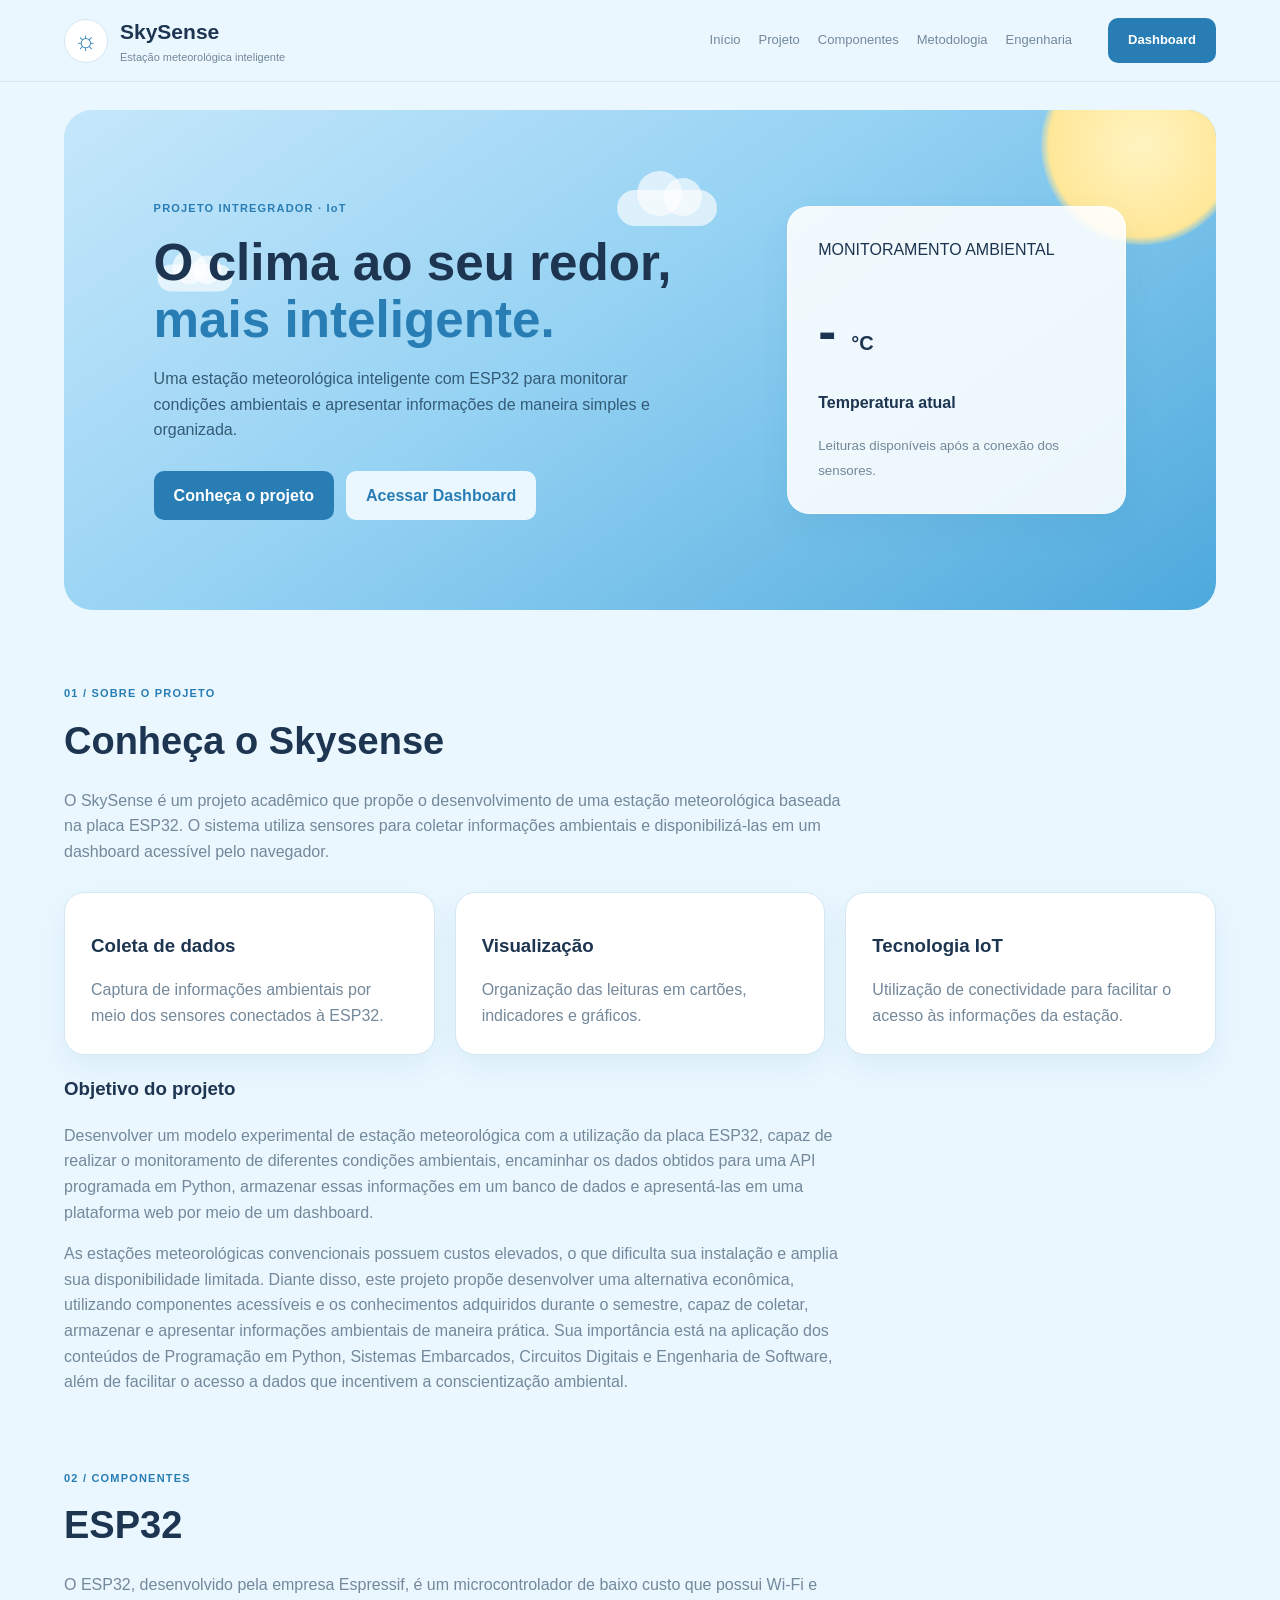
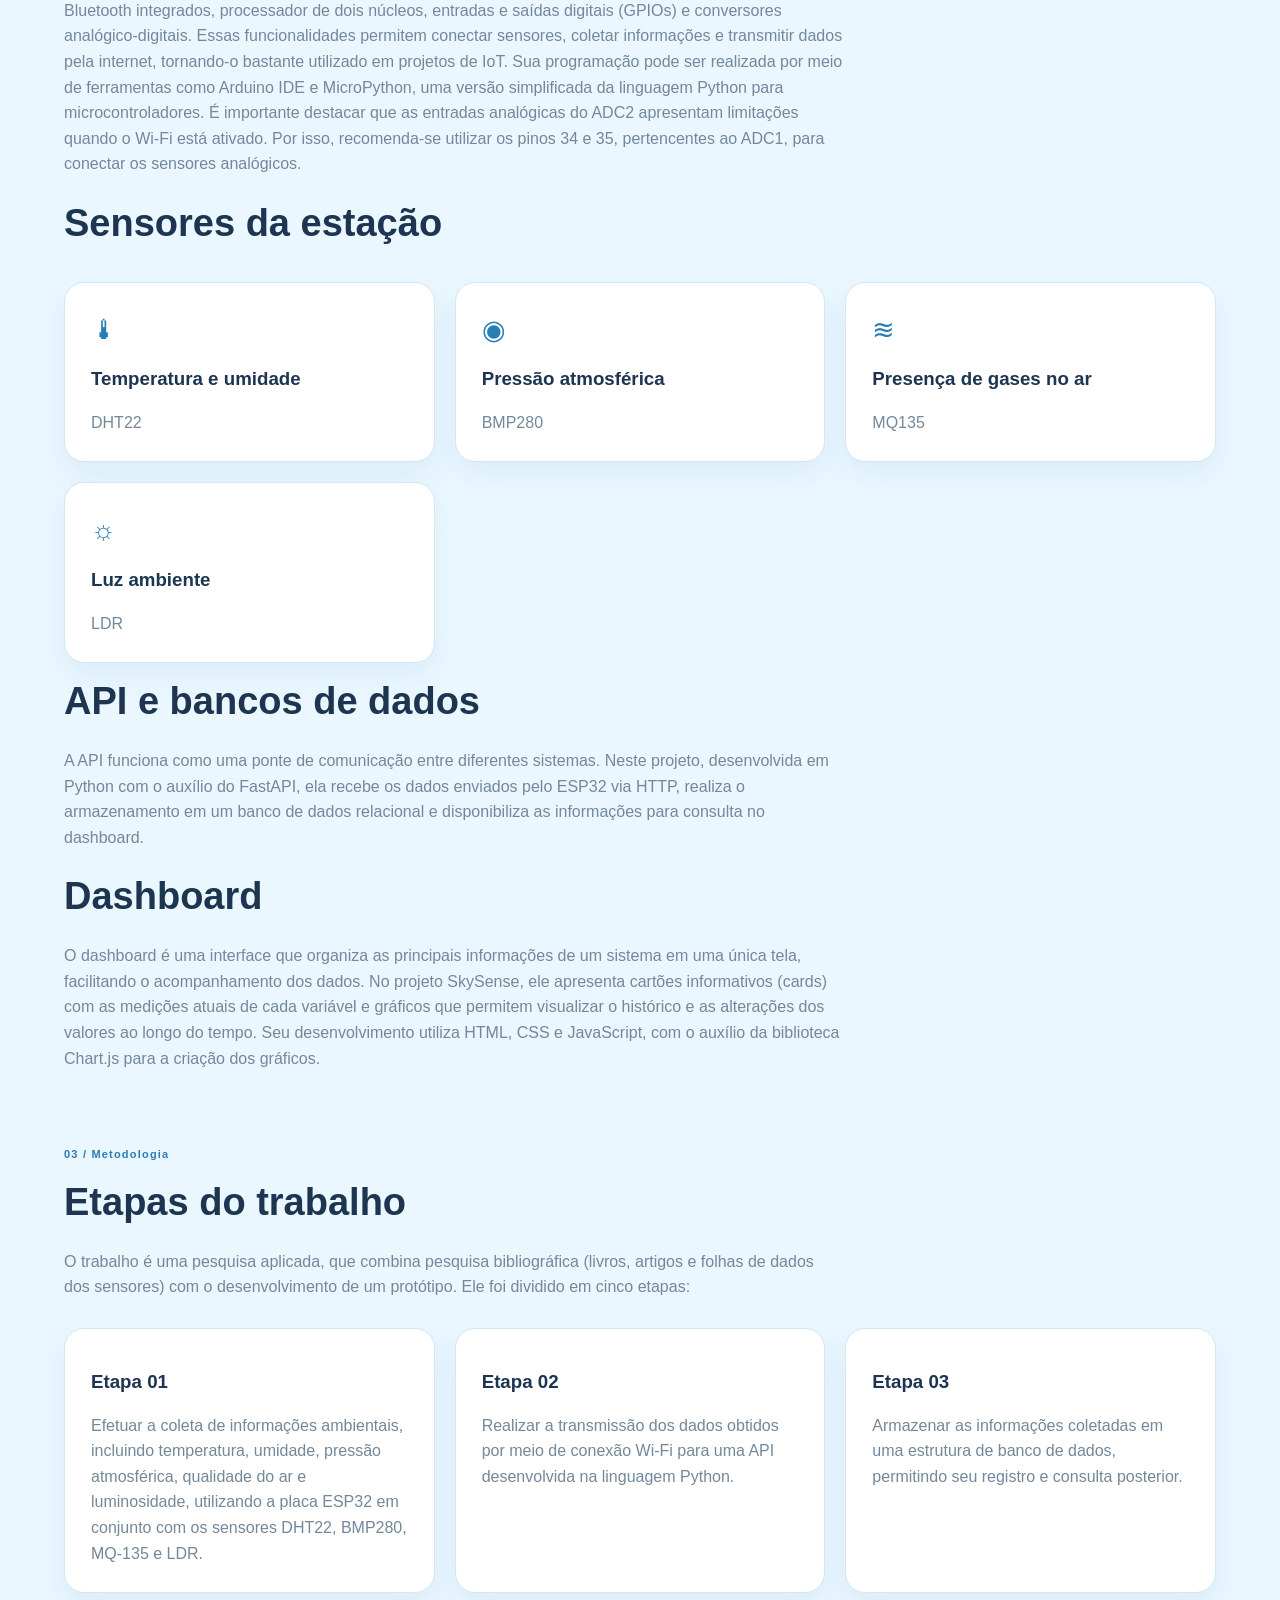
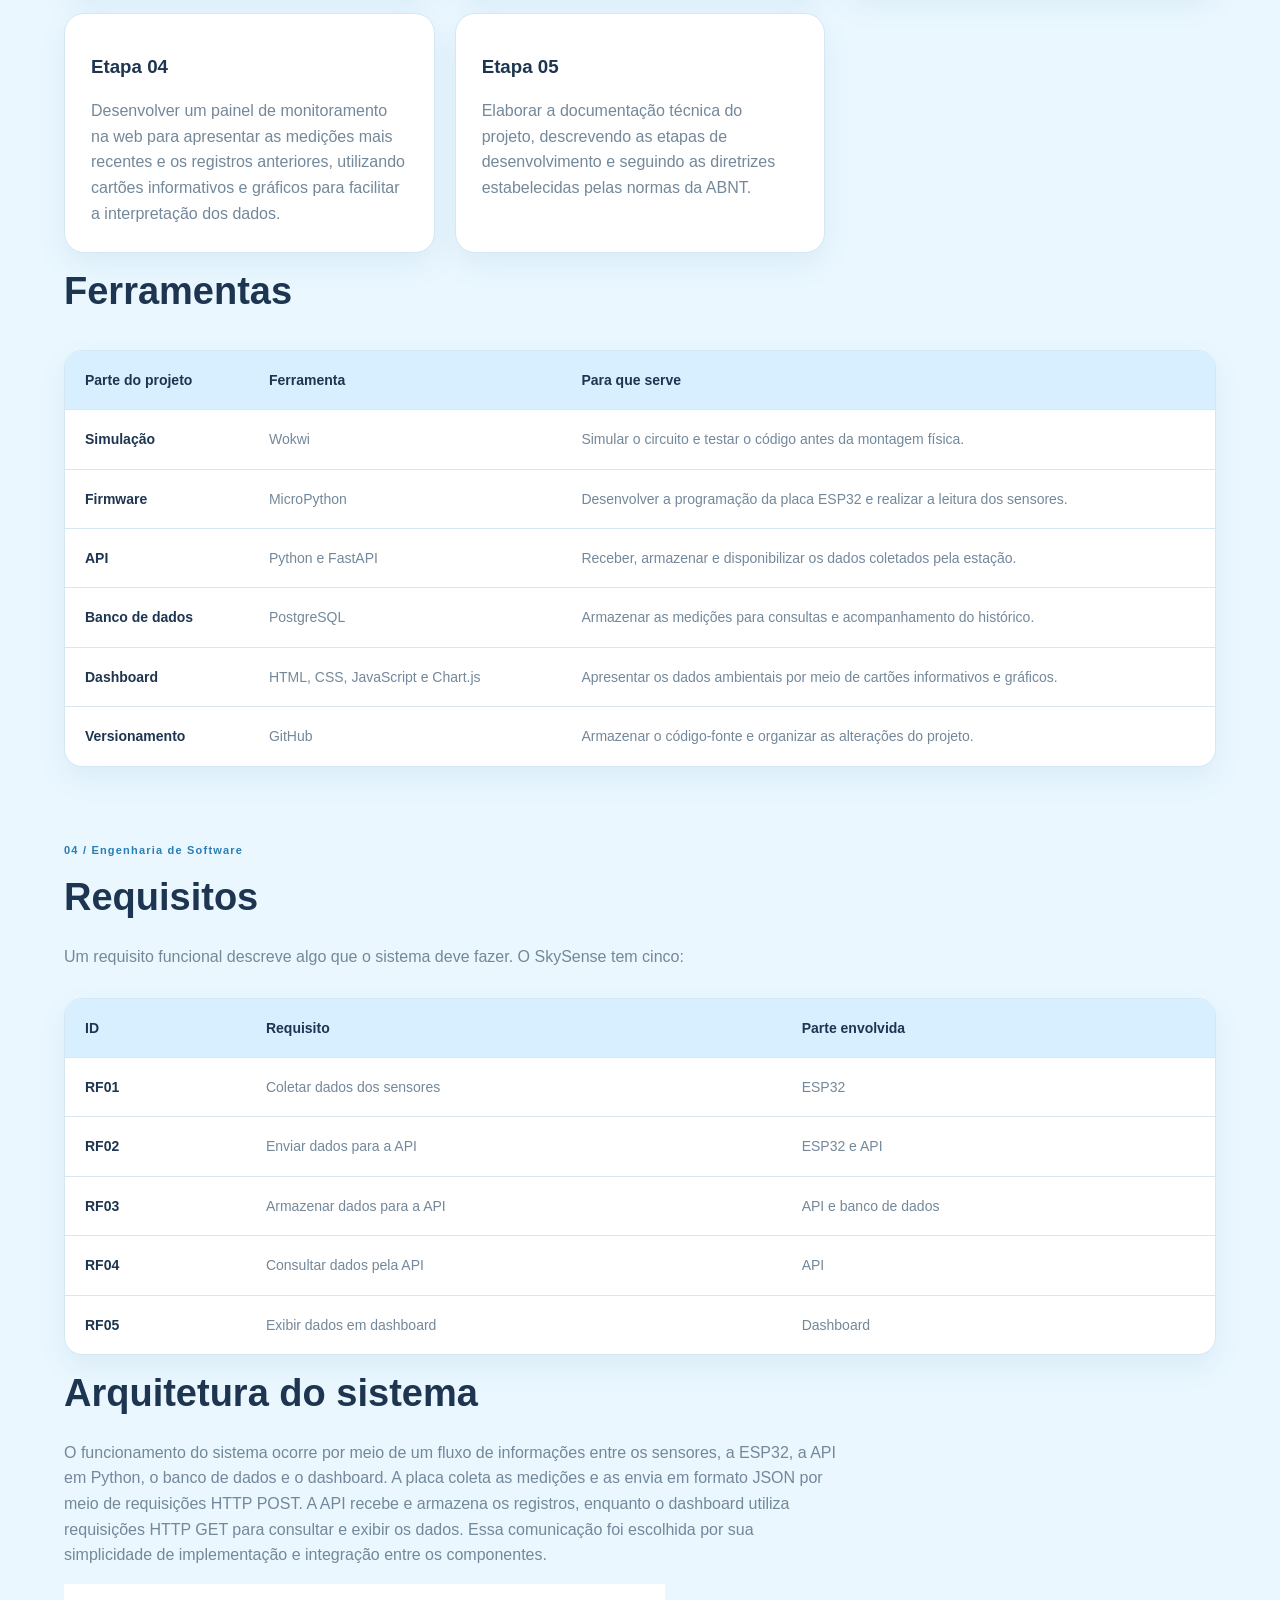
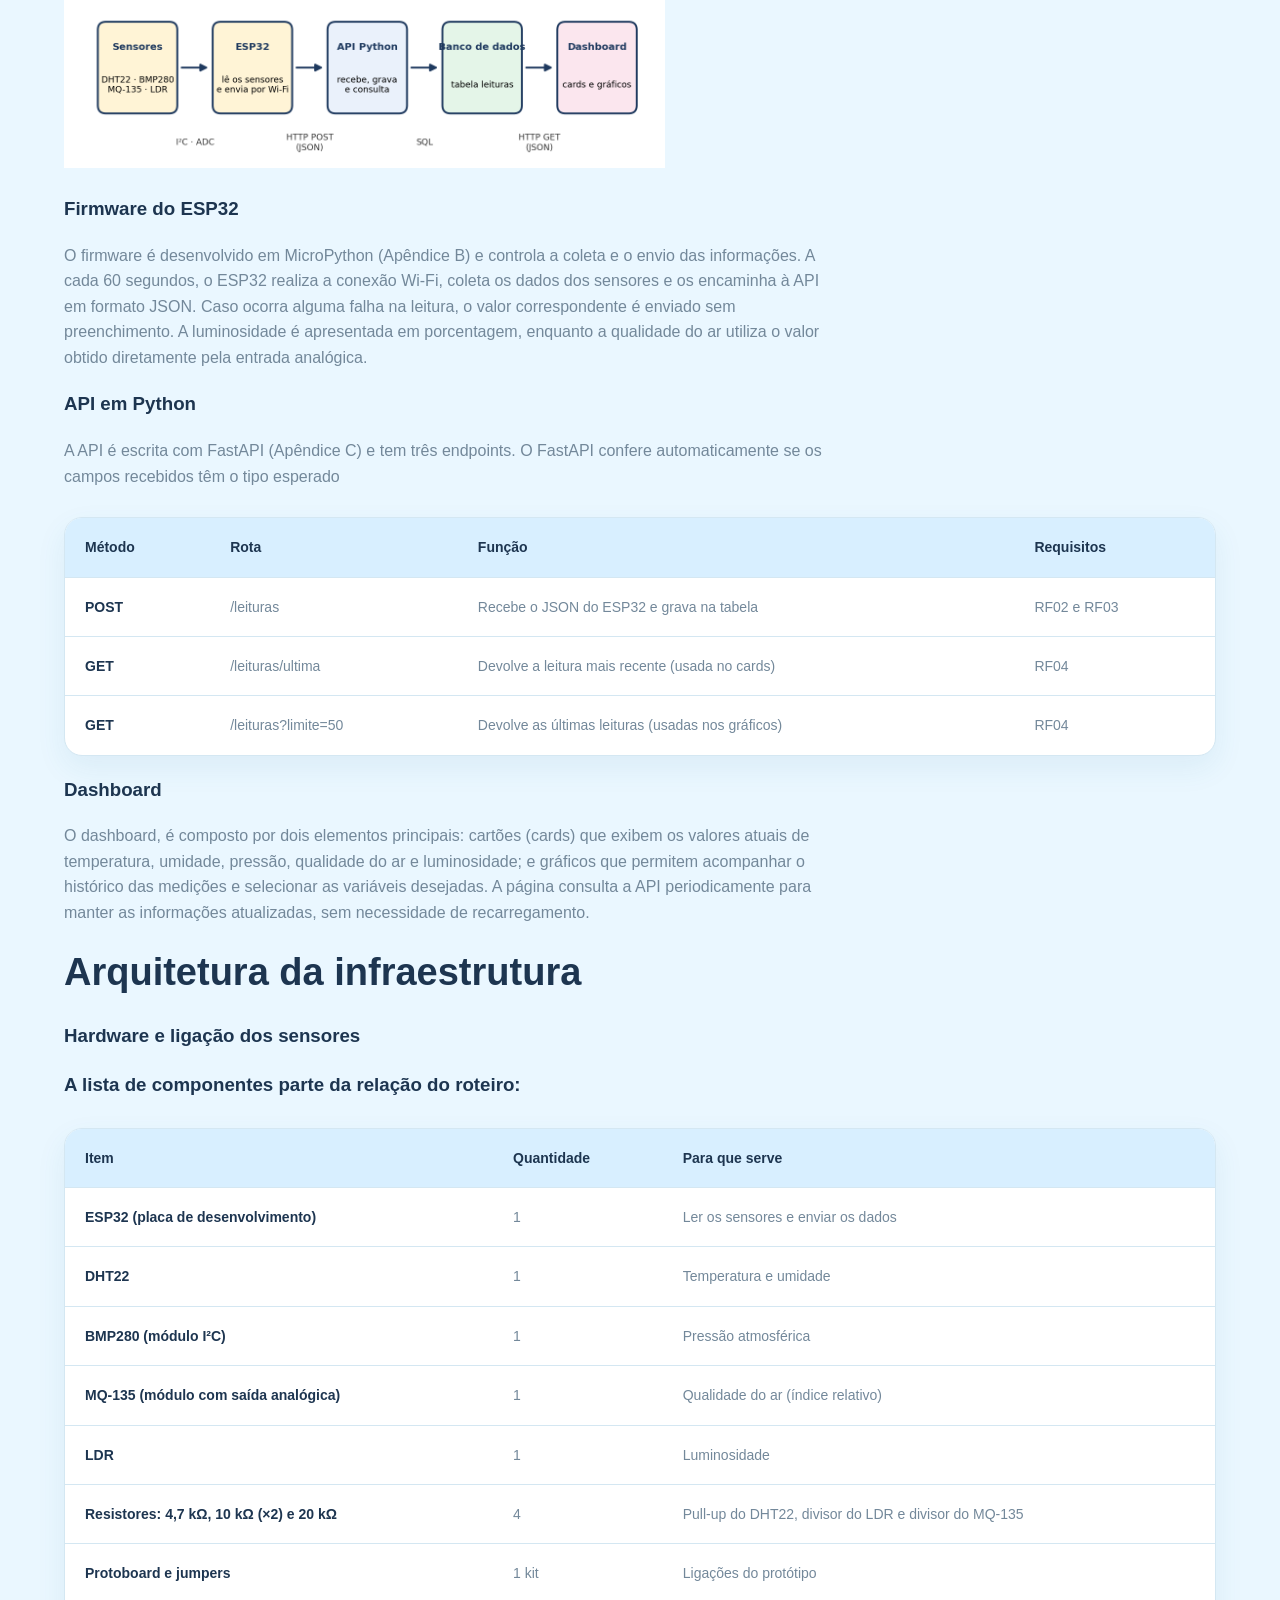
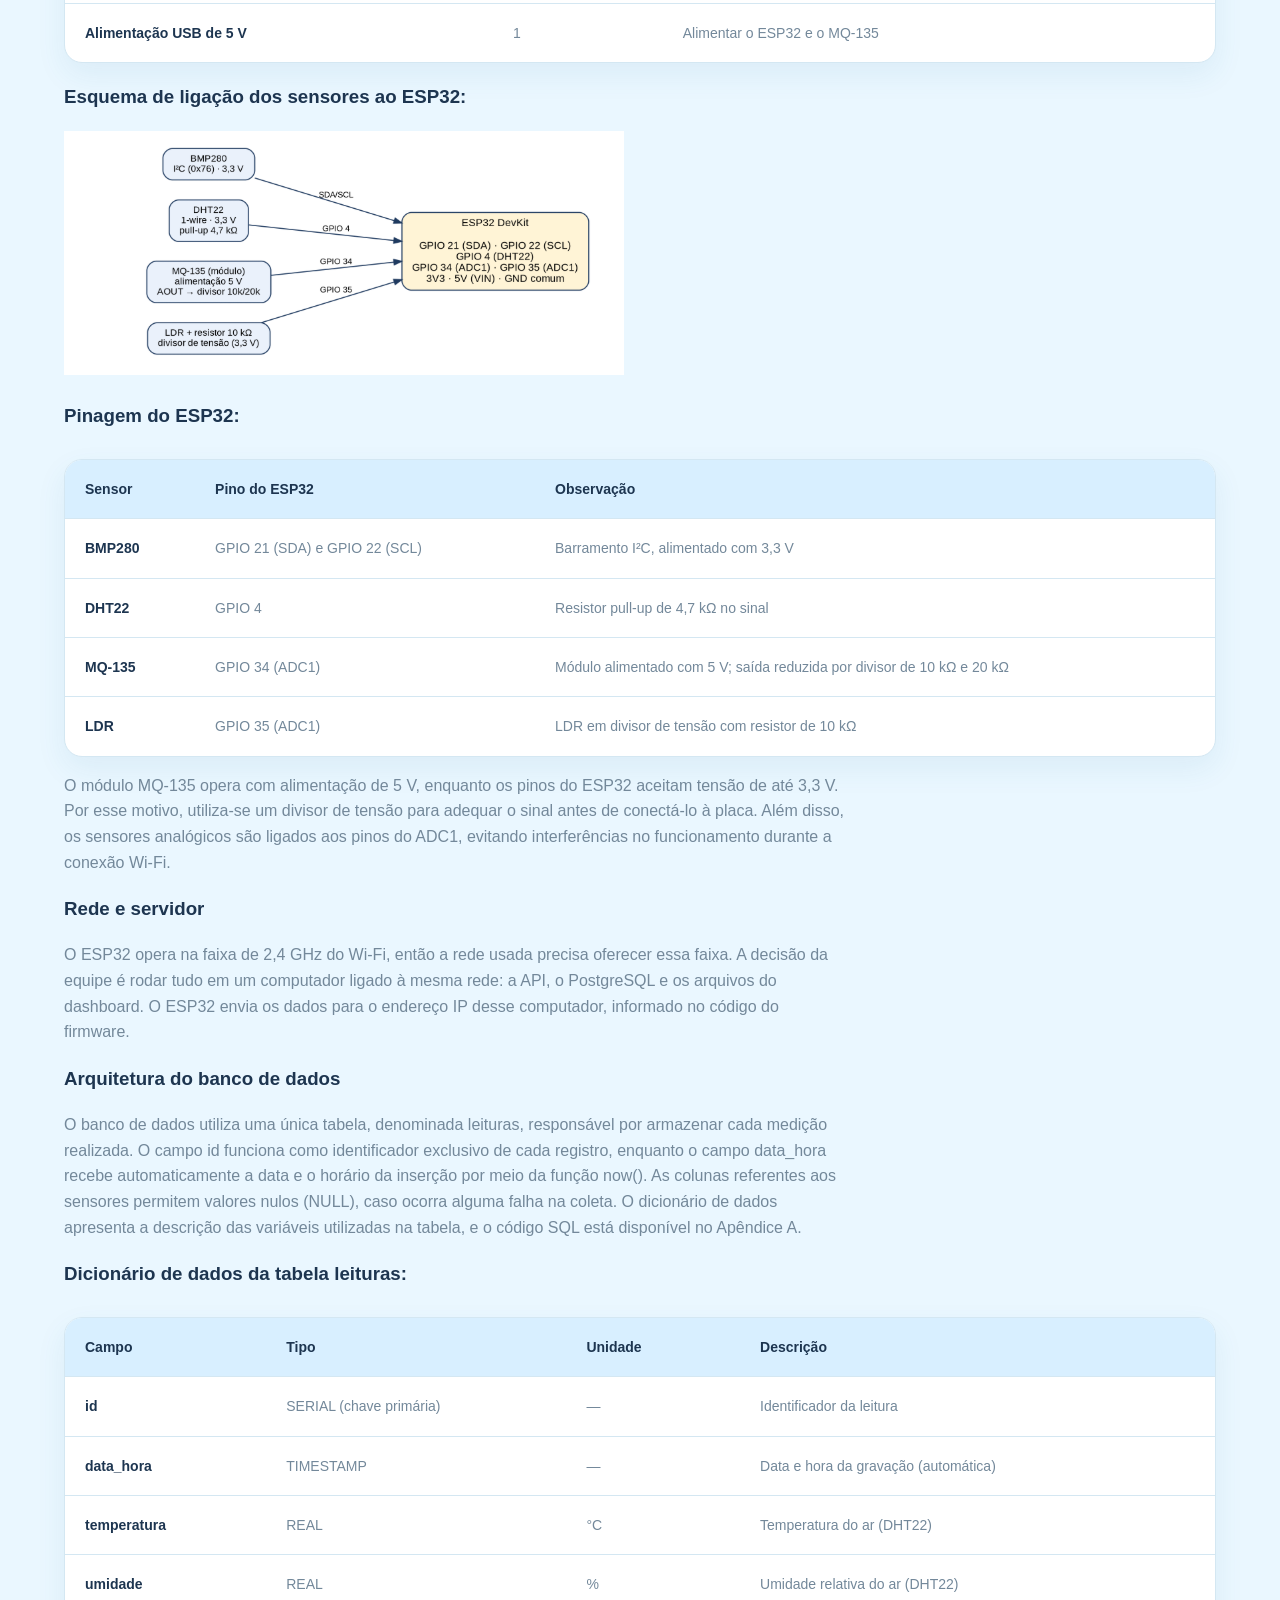
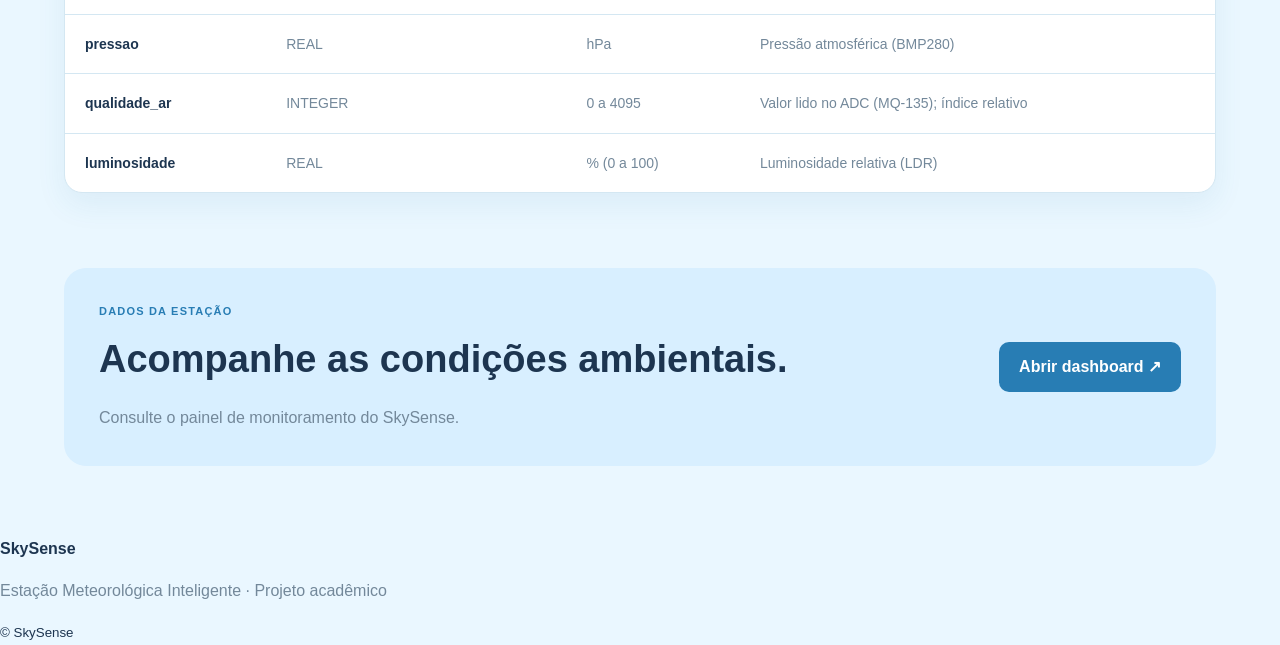
<file: frontend/projeto.html>
<!DOCTYPE html>
<html lang="pt-br">

<head>
    <meta charset="UTF-8">
    <meta name="viewport" content="width=device-width, initial-scale=1.0">
    <title>SkySense | Projeto</title>
    <link rel="stylesheet" href="styles.css">

</head>

<body>

    <header class="cabecalho">
        <a href="index.html" class="logo">
            <span class="icone-logo">☼</span>
            <span>
                <strong>SkySense</strong>
                <small>Estação meteorológica inteligente</small>
            </span>
        </a>

        <nav id="menu">
            <a href="#inicio">Início</a>
            <a href="#projeto" aria-current="page">Projeto</a>
            <a href="#sensores">Componentes</a>
            <a href="#metodologia">Metodologia</a>
            <a href="#engenharia">Engenharia</a>
            <a href="#aba3" aria-label="Aba personalizável 3"></a>
            <a href="index.html" class="botao-dashboard" aria-label="Ir para o Dashboard">
                Dashboard
            </a>
        </nav>
    </header>

    <main>

        <section class="hero" id="inicio">
            <div class="ceu">
                <div class="sol"></div>
                <div class="nuvem nuvem1"></div>
                <div class="nuvem nuvem2"></div>
            </div>

            <div class="hero-texto">
                <span class="etiqueta">PROJETO INTREGRADOR · IoT</span>

                <h1>
                    O clima ao seu redor,
                    <span> mais inteligente.</span>
                </h1>

                <p>
                    Uma estação meteorológica inteligente com ESP32
                    para monitorar condições ambientais e apresentar informações de maneira simples e organizada.
                </p>

                <div class="acoes">
                    <a href="#projeto" class="botao"> Conheça o projeto</a>
                    <a href="index.html" class="botao botao-claro">
                        Acessar Dashboard
                    </a>
                </div>
            </div>

            <div class="cartao-temperatura">
                <span>MONITORAMENTO AMBIENTAL</span>
                <h2> - <small>°C</small></h2>
                <p>Temperatura atual</p>
                <small>Leituras disponíveis após a conexão dos sensores.</small>
            </div>
        </section>

        <section class="apresentacao" id="projeto">
            <span class="etiqueta">01 / SOBRE O PROJETO</span>
            <h2>Conheça o Skysense</h2>

            <p>
                O SkySense é um projeto acadêmico que propõe o
                desenvolvimento de uma estação meteorológica baseada
                na placa ESP32. O sistema utiliza sensores para coletar
                informações ambientais e disponibilizá-las em um
                dashboard acessível pelo navegador.
            </p>

            <div class="grade">
                <article class="cartao">
                    <h3>Coleta de dados</h3>
                    <p>
                        Captura de informações ambientais por meio
                        dos sensores conectados à ESP32.
                    </p>
                </article>

                <article class="cartao">
                    <h3>Visualização</h3>
                    <p>
                        Organização das leituras em cartões,
                        indicadores e gráficos.
                    </p>
                </article>

                <article class="cartao">
                    <h3>Tecnologia IoT</h3>
                    <p>
                        Utilização de conectividade para facilitar
                        o acesso às informações da estação.
                    </p>
                </article>
            </div>
            <h3>Objetivo do projeto</h3>
            <p>
                Desenvolver um modelo experimental de estação meteorológica com a utilização da placa ESP32,
                capaz de realizar o monitoramento de diferentes condições ambientais, encaminhar os dados obtidos para
                uma API programada em Python,
                armazenar essas informações em um banco de dados e apresentá-las em uma plataforma web por meio de um
                dashboard.
            </p>
            <p>
                As estações meteorológicas convencionais possuem custos elevados, o que dificulta sua instalação e
                amplia sua disponibilidade limitada. Diante disso, este projeto propõe desenvolver uma alternativa
                econômica,
                utilizando componentes acessíveis e os conhecimentos adquiridos durante o semestre, capaz de coletar,
                armazenar e apresentar informações ambientais de maneira prática. Sua importância está na aplicação dos
                conteúdos de
                Programação em Python, Sistemas Embarcados, Circuitos Digitais e Engenharia de Software, além de
                facilitar o acesso a dados que incentivem a conscientização ambiental.
            </p>
        </section>

        <section class="apresentacao" id="sensores">
            <span class="etiqueta">02 / COMPONENTES</span>
            <h2>ESP32</h2>
            <p>
                O ESP32, desenvolvido pela empresa Espressif, é um microcontrolador de baixo custo que possui Wi-Fi e
                Bluetooth integrados, processador de dois núcleos, entradas e saídas digitais (GPIOs) e conversores
                analógico-digitais.
                Essas funcionalidades permitem conectar sensores, coletar informações e transmitir dados pela internet,
                tornando-o bastante utilizado em projetos de IoT. Sua programação pode ser realizada por meio de
                ferramentas como Arduino IDE e MicroPython, uma versão simplificada da linguagem Python para
                microcontroladores.
                É importante destacar que as entradas analógicas do ADC2 apresentam limitações quando o Wi-Fi está
                ativado. Por isso, recomenda-se utilizar os pinos 34 e 35, pertencentes ao ADC1, para conectar os
                sensores analógicos.
            </p>

            <h2>Sensores da estação</h2>
            <div class="grade sensores">
                <article class="cartao">
                    <span class="icone">🌡</span>
                    <h3>Temperatura e umidade</h3>
                    <p>DHT22</p>
                </article>

                <article class="cartao">
                    <span class="icone">◉</span>
                    <h3>Pressão atmosférica</h3>
                    <p>BMP280</p>
                </article>

                <article class="cartao">
                    <span class="icone">≋</span>
                    <h3>Presença de gases no ar</h3>
                    <p>MQ135</p>
                </article>

                <article class="cartao">
                    <span class="icone">☼</span>
                    <h3>Luz ambiente</h3>
                    <p>LDR</p>
                </article>
            </div>

            <h2>API e bancos de dados</h2>
            <p>
                A API funciona como uma ponte de comunicação entre diferentes sistemas. Neste projeto, desenvolvida em
                Python com o auxílio do FastAPI,
                ela recebe os dados enviados pelo ESP32 via HTTP, realiza o armazenamento em um banco de dados
                relacional e disponibiliza as informações para consulta no dashboard.
            </p>

            <h2>Dashboard</h2>
            <p>
                O dashboard é uma interface que organiza as principais informações de um sistema em uma única tela,
                facilitando o acompanhamento dos dados.
                No projeto SkySense, ele apresenta cartões informativos (cards) com as medições atuais de cada variável
                e gráficos que permitem visualizar o histórico e as alterações dos valores ao longo do tempo.
                Seu desenvolvimento utiliza HTML, CSS e JavaScript, com o auxílio da biblioteca Chart.js para a criação
                dos gráficos.
            </p>
        </section>

        <section class="apresentacao" id="metodologia">
            <span class="etiqueta">03 / Metodologia</span>
            <h2>Etapas do trabalho</h2>
            <p>
                O trabalho é uma pesquisa aplicada, que combina pesquisa bibliográfica (livros, artigos e folhas de
                dados dos sensores) com o desenvolvimento de um protótipo.
                Ele foi dividido em cinco etapas:
            </p>
            <div class="grade">
                <article class=cartao>
                    <h3>Etapa 01</h3>
                    <p>
                        Efetuar a coleta de informações ambientais, incluindo temperatura, umidade, pressão atmosférica,
                        qualidade do ar e luminosidade,
                        utilizando a placa ESP32 em conjunto com os sensores DHT22, BMP280, MQ-135 e LDR.
                    </p>
                </article>

                <article class="cartao">
                    <h3>Etapa 02</h3>
                    <p>
                        Realizar a transmissão dos dados obtidos por meio de conexão Wi-Fi para uma API desenvolvida na
                        linguagem Python.
                    </p>
                </article>

                <article class="cartao">
                    <h3>Etapa 03</h3>
                    <p>
                        Armazenar as informações coletadas em uma estrutura de banco de dados, permitindo seu registro e
                        consulta posterior.
                    </p>
                </article>

                <article class="cartao">
                    <h3>Etapa 04</h3>
                    <p>
                        Desenvolver um painel de monitoramento na web para apresentar as medições mais recentes e os
                        registros anteriores,
                        utilizando cartões informativos e gráficos para facilitar a interpretação dos dados.
                    </p>
                </article>

                <article class="cartao">
                    <h3>Etapa 05</h3>
                    <p>
                        Elaborar a documentação técnica do projeto, descrevendo as etapas de desenvolvimento e seguindo
                        as diretrizes estabelecidas pelas normas da ABNT.
                    </p>
                </article>
            </div>
            <h2>Ferramentas</h2>
            <div class="tabela-responsiva">

                <table class="tabela-ferramentas">

                    <thead>
                        <tr>
                            <th>Parte do projeto</th>
                            <th>Ferramenta</th>
                            <th>Para que serve</th>
                        </tr>
                    </thead>

                    <tbody>

                        <tr>
                            <td>Simulação</td>
                            <td>Wokwi</td>
                            <td>
                                Simular o circuito e testar o código
                                antes da montagem física.
                            </td>
                        </tr>

                        <tr>
                            <td>Firmware</td>
                            <td>MicroPython</td>
                            <td>
                                Desenvolver a programação da placa ESP32
                                e realizar a leitura dos sensores.
                            </td>
                        </tr>

                        <tr>
                            <td>API</td>
                            <td>Python e FastAPI</td>
                            <td>
                                Receber, armazenar e disponibilizar
                                os dados coletados pela estação.
                            </td>
                        </tr>

                        <tr>
                            <td>Banco de dados</td>
                            <td>PostgreSQL</td>
                            <td>
                                Armazenar as medições para consultas
                                e acompanhamento do histórico.
                            </td>
                        </tr>

                        <tr>
                            <td>Dashboard</td>
                            <td>HTML, CSS, JavaScript e Chart.js</td>
                            <td>
                                Apresentar os dados ambientais por meio
                                de cartões informativos e gráficos.
                            </td>
                        </tr>

                        <tr>
                            <td>Versionamento</td>
                            <td>GitHub</td>
                            <td>
                                Armazenar o código-fonte e organizar
                                as alterações do projeto.
                            </td>
                        </tr>

                    </tbody>

                </table>

            </div>
        </section>

        <section class="apresentacao" id="engenharia">
            <span class="etiqueta">04 / Engenharia de Software</span>
            <h2>Requisitos</h2>
            <p>Um requisito funcional descreve algo que o sistema deve fazer. O SkySense tem cinco: </p>

            <div class="tabela-responsiva">
                <table class="tabela-ferramentas">
                    <thead>
                        <tr>
                            <th>ID</th>
                            <th>Requisito</th>
                            <th>Parte envolvida</th>
                        </tr>
                    </thead>

                    <tbody>

                        <tr>
                            <td>RF01</td>
                            <td>Coletar dados dos sensores</td>
                            <td>ESP32</td>
                        </tr>

                        <tr>
                            <td>RF02</td>
                            <td>Enviar dados para a API</td>
                            <td>ESP32 e API</td>
                        </tr>

                        <tr>
                            <td>RF03</td>
                            <td>Armazenar dados para a API</td>
                            <td> API e banco de dados</td>
                        </tr>

                        <tr>
                            <td>RF04</td>
                            <td>Consultar dados pela API</td>
                            <td>API</td>
                        </tr>

                        <tr>
                            <td>RF05</td>
                            <td>Exibir dados em dashboard</td>
                            <td>Dashboard</td>
                        </tr>
                </table>
            </div>

            <h2>Arquitetura do sistema</h2>
            <p>O funcionamento do sistema ocorre por meio de um fluxo de informações entre os sensores, a ESP32, a API em Python, o banco de dados e o dashboard. A placa coleta as medições e as envia em formato JSON por meio de requisições HTTP POST.
                 A API recebe e armazena os registros, enquanto o dashboard utiliza requisições HTTP GET para consultar e exibir os dados. 
                 Essa comunicação foi escolhida por sua simplicidade de implementação e integração entre os componentes.
            </p>

            <img src="Arquitetura simplificada do SkySense.PNG" alt="Descrição da imagem">

            <h3>Firmware do ESP32</h3>
            <p>
                O firmware é desenvolvido em MicroPython (Apêndice B) e controla a coleta e o envio das informações. 
                A cada 60 segundos, o ESP32 realiza a conexão Wi-Fi, coleta os dados dos sensores e os encaminha à API em formato JSON. 
                Caso ocorra alguma falha na leitura, o valor correspondente é enviado sem preenchimento. 
                A luminosidade é apresentada em porcentagem, enquanto a qualidade do ar utiliza o valor obtido diretamente pela entrada analógica.
            </p>

            <h3>API em Python</h3>
            <p>
                A API é escrita com FastAPI (Apêndice C) e tem três endpoints. O FastAPI confere automaticamente se os campos recebidos têm o tipo esperado 
            </p>
            <div class="tabela-responsiva">
                <table class="tabela-ferramentas">
                    <thead>
                        <tr>
                            <th>Método</th>
                            <th>Rota</th>
                            <th>Função</th>
                            <th>Requisitos</th>
                        </tr>
                    </thead>

                    <tbody>

                        <tr>
                            <td>POST</td>
                            <td>/leituras</td>
                            <td>Recebe o JSON do ESP32 e grava na tabela</td>
                            <td>RF02 e RF03</td>
                        </tr>

                        <tr>
                            <td>GET</td>
                            <td>/leituras/ultima</td>
                            <td>Devolve a leitura mais recente (usada no cards)</td>
                            <td>RF04</td>
                        </tr>

                        <tr>
                            <td>GET</td>
                            <td>/leituras?limite=50</td>
                            <td>Devolve as últimas leituras (usadas nos gráficos)</td>
                            <td>RF04</td>
                        </tr>
                </table>
            </div>

            <h3>Dashboard</h3>
            <p>
                O dashboard, é composto por dois elementos principais: cartões (cards) que exibem os valores atuais de temperatura, umidade, pressão, qualidade do ar e luminosidade; e gráficos que permitem acompanhar o histórico das medições e selecionar as variáveis desejadas. 
                A página consulta a API periodicamente para manter as informações atualizadas, sem necessidade de recarregamento.
            </p>

            <h2>Arquitetura da infraestrutura</h2>
            <h3>Hardware e ligação dos sensores</h3>
            <h3>A lista de componentes parte da relação do roteiro:</h3>

            <div class="tabela-responsiva">

                <table class="tabela-ferramentas">

                    <thead>
                        <tr>
                            <th>Item</th>
                            <th>Quantidade</th>
                            <th>Para que serve</th>
                        </tr>
                    </thead>

                    <tbody>

                        <tr>
                            <td>ESP32 (placa de desenvolvimento)</td>
                            <td>1</td>
                            <td>Ler os sensores e enviar os dados</td>
                        </tr>

                        <tr>
                            <td>DHT22</td>
                            <td>1</td>
                            <td>Temperatura e umidade</td>
                        </tr>

                        <tr>
                            <td>BMP280 (módulo I²C)</td>
                            <td>1</td>
                            <td>Pressão atmosférica</td>
                        </tr>

                        <tr>
                            <td>MQ-135 (módulo com saída analógica)</td>
                            <td>1</td>
                            <td>Qualidade do ar (índice relativo)</td>
                        </tr>

                        <tr>
                            <td>LDR</td>
                            <td>1</td>
                            <td>Luminosidade</td>
                        </tr>

                        <tr>
                            <td>Resistores: 4,7 kΩ, 10 kΩ (×2) e 20 kΩ</td>
                            <td>4</td>
                            <td>Pull-up do DHT22, divisor do LDR e divisor do MQ-135</td>
                        </tr>

                         <tr>
                            <td>Protoboard e jumpers</td>
                            <td>1 kit</td>
                            <td>Ligações do protótipo</td>
                        </tr>

                        <tr>
                            <td>Alimentação USB de 5 V</td>
                            <td>1</td>
                            <td>Alimentar o ESP32 e o MQ-135</td>
                        </tr>

                    </tbody>

                </table>

            </div>

            <h3>Esquema de ligação dos sensores ao ESP32:</h3>
            <img src="Esquema de ligação dos sensores ao ESP32.PNG">

            <h3>Pinagem do ESP32:</h3>

            <div class="tabela-responsiva">

                <table class="tabela-ferramentas">

                    <thead>
                        <tr>
                            <th>Sensor</th>
                            <th>Pino do ESP32</th>
                            <th>Observação</th>
                        </tr>
                    </thead>

                    <tbody>

                        <tr>
                            <td>BMP280</td>
                            <td>GPIO 21 (SDA) e GPIO 22 (SCL)</td>
                            <td>Barramento I²C, alimentado com 3,3 V</td>
                        </tr>

                        <tr>
                            <td>DHT22</td>
                            <td>GPIO 4</td>
                            <td>Resistor pull-up de 4,7 kΩ no sinal</td>
                        </tr>

                        <tr>
                            <td>MQ-135</td>
                            <td>GPIO 34 (ADC1)</td>
                            <td>Módulo alimentado com 5 V; saída reduzida por divisor de 10 kΩ e 20 kΩ</td>
                        </tr>

                        <tr>
                            <td>LDR</td>
                            <td>GPIO 35 (ADC1)</td>
                            <td>LDR em divisor de tensão com resistor de 10 kΩ</td>
                    </tbody>

                </table>

            </div>
            <p>
                O módulo MQ-135 opera com alimentação de 5 V, enquanto os pinos do ESP32 aceitam tensão de até 3,3 V. Por esse motivo, utiliza-se um divisor de tensão para adequar o sinal antes de conectá-lo à placa. 
                Além disso, os sensores analógicos são ligados aos pinos do ADC1, evitando interferências no funcionamento durante a conexão Wi-Fi.
            </p>

            <h3>Rede e servidor</h3>
            <p>
                O ESP32 opera na faixa de 2,4 GHz do Wi-Fi, então a rede usada precisa oferecer essa faixa. A decisão da equipe é rodar tudo em um computador ligado à mesma rede: 
                a API, o PostgreSQL e os arquivos do dashboard. O ESP32 envia os dados para o endereço IP desse computador, informado no código do firmware.
            </p>

            <h3>Arquitetura do banco de dados</h3>
            <p>O banco de dados utiliza uma única tabela, denominada leituras, responsável por armazenar cada medição realizada. O campo id funciona como identificador exclusivo de cada registro, enquanto o campo data_hora recebe automaticamente a data e o horário da inserção por meio da função now(). 
                As colunas referentes aos sensores permitem valores nulos (NULL), caso ocorra alguma falha na coleta. O dicionário de dados apresenta a descrição das variáveis utilizadas na tabela, e o código SQL está disponível no Apêndice A.
            </p>
            <h3>Dicionário de dados da tabela leituras:</h3>

            <div class="tabela-responsiva">

        <table class="tabela-ferramentas">

            <thead>
                <tr>
                    <th>Campo</th>
                    <th>Tipo</th>
                    <th>Unidade</th>
                    <th>Descrição</th>
                </tr>
            </thead>

            <tbody>

                <tr>
                    <td>id</td>
                    <td>SERIAL (chave primária)</td>
                    <td>—</td>
                    <td>Identificador da leitura</td>
                </tr>

                <tr>
                    <td>data_hora</td>
                    <td>TIMESTAMP</td>
                    <td>—</td>
                    <td>Data e hora da gravação (automática)</td>
                </tr>

                <tr>
                    <td>temperatura</td>
                    <td>REAL</td>
                    <td>°C</td>
                    <td>Temperatura do ar (DHT22)</td>
                </tr>

                <tr>
                    <td>umidade</td>
                    <td>REAL</td>
                    <td>%</td>
                    <td>Umidade relativa do ar (DHT22)</td>
                </tr>

                <tr>
                    <td>pressao</td>
                    <td>REAL</td>
                    <td>hPa</td>
                    <td>Pressão atmosférica (BMP280)</td>
                </tr>

                <tr>
                    <td>qualidade_ar</td>
                    <td>INTEGER</td>
                    <td>0 a 4095</td>
                    <td>Valor lido no ADC (MQ-135); índice relativo</td>
                </tr>

                <tr>
                    <td>luminosidade</td>
                    <td>REAL</td>
                    <td>% (0 a 100)</td>
                    <td>Luminosidade relativa (LDR)</td>
                </tr>

            </tbody>

        </table>

    </div>
        </section>

        <section class="chamada-dashboard">
            <div>
                <span class="etiqueta">DADOS DA ESTAÇÃO</span>
                <h2>Acompanhe as condições ambientais.</h2>
                <p>Consulte o painel de monitoramento do SkySense.</p>
            </div>

            <a href="index.html" class="botao">
                Abrir dashboard ↗
            </a>
        </section>

    </main>


    <footer>
        <strong>SkySense</strong>
        <p>Estação Meteorológica Inteligente · Projeto acadêmico</p>
        <small>© SkySense</small>
    </footer>

</body>

</html>
</file>
<file: styles.css>
:root {
    --azul-claro: #edf6fb;
    --azul: #d9edf7;
    --azul-medio: #4c9fc9;
    --azul-escuro: #216c96;
    --texto: #203b4d;
    --texto-suave: #586f7f;
    --branco: #fff;
    --amarelo: #f5dfa0;
    --borda: #d9e5ec;
    --sombra: 0 8px 24px rgba(32, 59, 77, .035);
}

* {
    box-sizing: border-box;
}

html {
    scroll-behavior: smooth;
    scroll-padding-top: 100px;
}

body {
    margin: 0;
    color: var(--texto);
    background: #f9fbfc;
    font-family: "Segoe UI", Arial, Helvetica, sans-serif;
    line-height: 1.6;
}

a {
    color: inherit;
    text-decoration: none;
}

p {
    color: var(--texto-suave);
}

button, input, select {
    font: inherit;
}

button, a, input, select, summary {
    -webkit-tap-highlight-color: transparent;
}

button {
    cursor: pointer;
}

button:disabled {
    cursor: default;
    opacity: .45;
}

:focus-visible {
    outline: 3px solid #c48a24;
    outline-offset: 4px;
}

[hidden] {
    display: none !important;
}

.simbolos {
    position: absolute;
    width: 0;
    height: 0;
    overflow: hidden;
}

.icone {
    width: 25px;
    height: 25px;
    fill: none;
    stroke: currentColor;
    stroke-width: 1.6;
    stroke-linecap: round;
    stroke-linejoin: round;
    flex-shrink: 0;
}

.sr-only {
    position: absolute;
    width: 1px;
    height: 1px;
    padding: 0;
    margin: -1px;
    overflow: hidden;
    clip-path: inset(50%);
    white-space: nowrap;
    border: 0;
}

.pular-conteudo {
    position: fixed;
    z-index: 30;
    left: 20px;
    top: -100px;
    padding: 10px 18px;
    background: var(--branco);
}

.pular-conteudo:focus {
    top: 12px;
}


/* Cabeçalho e botões */
.cabecalho {
    position: sticky;
    top: 0;
    z-index: 10;
    min-height: 84px;
    padding: 16px max(5%, calc((100% - 1200px) / 2));
    display: flex;
    align-items: center;
    justify-content: space-between;
    gap: 24px;
    background: rgba(249, 251, 252, .97);
    border-bottom: 1px solid var(--borda);
}

.logo {
    display: flex;
    align-items: center;
    gap: 12px;
    flex-shrink: 0;
}

.logo strong, .logo small {
    display: block;
}

.logo strong {
    font-size: 23px;
    letter-spacing: -.8px;
    line-height: 1.3;
}

.logo small {
    color: var(--texto-suave);
    font-size: 10px;
}

.icone-logo {
    width: 43px;
    height: 43px;
    display: grid;
    place-items: center;
    color: var(--azul-escuro);
    background: #e8f3f9;
    border: 1px solid #d0e5f0;
    border-radius: 12px;
}

.cabecalho nav {
    display: flex;
    align-items: center;
    gap: 29px;
}

.cabecalho nav a {
    font-size: 13px;
    font-weight: 600;
}

.cabecalho nav a:not(.botao-dashboard):hover {
    color: var(--azul-escuro);
}

.botao, .botao-dashboard {
    display: inline-flex;
    align-items: center;
    justify-content: center;
    gap: 12px;
    min-height: 44px;
    padding: 11px 19px;
    border: 1px solid transparent;
    border-radius: 7px;
    background: var(--azul-escuro);
    color: var(--branco);
    font-size: 13px;
    font-weight: 600;
    line-height: 1.5;
    transition: background .18s;
}

.botao:hover:not(:disabled), .botao-dashboard:hover {
    background: #195575;
}

.botao-claro {
    background: rgba(255, 255, 255, .75);
    color: var(--azul-escuro);
    border-color: rgba(255, 255, 255, .9);
}

.botao-claro:hover:not(:disabled) {
    background: var(--branco);
}

.botao-contorno {
    background: transparent;
    color: var(--texto);
    border-color: var(--borda);
}

.botao-contorno:hover:not(:disabled) {
    background: var(--azul-claro);
}

.menu-toggle {
    display: none;
    min-height: 42px;
    padding: 8px 14px;
    border: 1px solid var(--borda);
    border-radius: 6px;
    background: var(--branco);
    color: var(--texto);
}


/* Apresentação */
.hero {
    position: relative;
    overflow: hidden;
    width: 90%;
    max-width: 1200px;
    min-height: 485px;
    margin: 30px auto 0;
    padding: 64px 6%;
    display: grid;
    grid-template-columns: 1.35fr .85fr;
    align-items: center;
    gap: 60px;
    background: linear-gradient(120deg, #e2f1f8, #b8dbed);
    border: 1px solid #d1e5ef;
    border-radius: 20px;
}

.ceu {
    position: absolute;
    inset: 0;
    overflow: hidden;
    pointer-events: none;
}

.sol {
    position: absolute;
    right: -32px;
    top: -45px;
    width: 170px;
    height: 170px;
    background: var(--amarelo);
    border-radius: 50%;
    opacity: .75;
}

.nuvem {
    position: absolute;
    width: 92px;
    height: 28px;
    border-radius: 30px;
    background: #ffffff80;
}

.nuvem::before, .nuvem::after {
    content: "";
    position: absolute;
    bottom: 6px;
    border-radius: 50%;
    background: inherit;
}

.nuvem::before {
    left: 16px;
    width: 38px;
    height: 38px;
}

.nuvem::after {
    right: 13px;
    width: 30px;
    height: 30px;
}

.nuvem1 {
    top: 70px;
    left: 48%;
}

.nuvem2 {
    bottom: 37px;
    right: 26%;
    transform: scale(.7);
}

.hero-texto, .cartao-temperatura {
    position: relative;
    z-index: 1;
}

.etiqueta {
    display: block;
    color: var(--azul-escuro);
    font-size: 10px;
    font-weight: 700;
    letter-spacing: 1.7px;
}

.hero h1 {
    max-width: 590px;
    margin: 20px 0;
    font-size: clamp(34px, 3.7vw, 49px);
    font-weight: 650;
    letter-spacing: -1.7px;
    line-height: 1.15;
}

.hero h1 span {
    display: block;
    color: var(--azul-escuro);
}

.hero-texto > p {
    max-width: 490px;
    font-size: 15px;
    color: #456276;
}

.acoes {
    display: flex;
    flex-wrap: wrap;
    gap: 10px;
    margin-top: 27px;
}

.hero-rodape {
    display: flex;
    flex-wrap: wrap;
    gap: 10px;
    margin-top: 36px;
    font-size: 10px;
    color: #4c6f83;
}

.hero-rodape span {
    color: #8caebe;
}

.cartao-temperatura {
    max-width: 340px;
    padding: 26px;
    border: 1px solid #fff;
    border-radius: 14px;
    background: rgba(255, 255, 255, .82);
    box-shadow: 0 16px 28px #3469810a;
}

.linha-cartao {
    display: flex;
    align-items: center;
    justify-content: space-between;
    gap: 12px;
}

.cartao-temperatura .linha-cartao {
    font-size: 10px;
    font-weight: 600;
    letter-spacing: 1.1px;
    color: var(--texto-suave);
}

.cartao-temperatura .icone {
    color: #b38a36;
    width: 29px;
    height: 29px;
}

.valor-destaque {
    display: flex;
    align-items: baseline;
    gap: 8px;
    margin: 24px 0 0;
    font-size: 70px;
    font-weight: 500;
    line-height: 1.2;
    letter-spacing: -3px;
    color: var(--texto);
    font-variant-numeric: tabular-nums;
}

.valor-destaque small {
    font-size: 25px;
    letter-spacing: 0;
    font-weight: 400;
}

.cartao-temperatura h2 {
    margin: 12px 0 22px;
    font-size: 15px;
    font-weight: 600;
}

.linha-estacao {
    display: flex;
    align-items: center;
    gap: 7px;
    padding-top: 17px;
    border-top: 1px solid var(--borda);
    font-size: 11px;
    color: var(--texto-suave);
}

.ponto {
    width: 6px;
    height: 6px;
    border-radius: 50%;
    background: #8c9fac;
    flex-shrink: 0;
}

.nota-inicio {
    margin: 9px 0 0;
    font-size: 10px;
    line-height: 1.6;
}

.apresentacao {
    width: 90%;
    max-width: 1200px;
    margin: 76px auto;
}

.apresentacao > h2, .cabecalho-secao h2 {
    margin: 9px 0 15px;
    font-size: clamp(27px, 2.7vw, 35px);
    font-weight: 600;
    letter-spacing: -1px;
    line-height: 1.25;
}

.introducao {
    max-width: 790px;
    font-size: 15px;
}

.grade {
    display: grid;
    grid-template-columns: repeat(3, minmax(0, 1fr));
    gap: 18px;
    margin-top: 30px;
}

.cartao {
    min-width: 0;
    padding: 26px;
    border: 1px solid var(--borda);
    border-radius: 10px;
    background: var(--branco);
    box-shadow: var(--sombra);
}

.cartao h3 {
    margin: 0;
    font-size: 16px;
    font-weight: 600;
    line-height: 1.4;
}

.cartao p {
    font-size: 13px;
}

.numero-etapa {
    display: inline-block;
    margin-bottom: 24px;
    color: #6795ae;
    font-size: 12px;
}

.etapa p {
    margin: 11px 0 0;
    max-width: 280px;
}

.cabecalho-secao {
    display: flex;
    align-items: center;
    justify-content: space-between;
    gap: 20px;
}

.cabecalho-secao > p {
    font-size: 12px;
}

.sensores {
    grid-template-columns: repeat(5, minmax(0, 1fr));
    gap: 12px;
    margin-top: 21px;
}

.sensor {
    padding: 22px;
    background: #f2f7fa;
    box-shadow: none;
}

.sensor .icone {
    margin-bottom: 21px;
    color: var(--azul-escuro);
}

.sensor h3 {
    font-size: 14px;
}

.sensor p {
    margin: 12px 0 0;
    font-size: 11px;
}

.espacos-reservados {
    display: grid;
    grid-template-columns: 1fr 1fr;
    gap: 18px;
    margin-top: -35px;
    margin-bottom: 60px;
}

.reservado {
    min-height: 90px;
    border: 1px dashed #c4d8e3;
    border-radius: 10px;
    background: #f5f9fb;
}


/* Painel de monitoramento */
.painel {
    padding: 64px 0 72px;
    border-top: 1px solid var(--borda);
    background: var(--azul-claro);
}

.conteudo-painel {
    width: 90%;
    max-width: 1200px;
    margin: 0 auto;
}

.painel .cabecalho-secao {
    margin-bottom: 26px;
}

.painel .cabecalho-secao h2 {
    margin-bottom: 6px;
}

.painel .cabecalho-secao p {
    margin: 0;
    font-size: 13px;
}

.status {
    display: inline-flex;
    align-items: center;
    gap: 7px;
    flex-shrink: 0;
    padding: 7px 12px;
    border: 1px solid #cedde6;
    border-radius: 30px;
    color: #526d7c;
    background: #f7fafc;
    font-size: 11px;
}

.status::before {
    content: "";
    width: 6px;
    height: 6px;
    border-radius: 50%;
    background: currentColor;
}

.status.conectado {
    color: #21674f;
    border-color: #bfdfcf;
    background: #eef8f1;
}

.status.exemplo {
    color: #886322;
    border-color: #e2d4b5;
    background: #fff8e9;
}

.status.erro {
    color: #a0443c;
    border-color: #e7ccc8;
    background: #fff5f3;
}

.aviso {
    margin: 0 0 20px;
    padding: 12px 16px;
    border: 1px solid var(--borda);
    border-radius: 7px;
    font-size: 12px;
    background: var(--branco);
}

.aviso-exemplo {
    color: #795b29;
    border-color: #e7d7b1;
    background: #fff9ec;
}

.aviso-erro {
    color: #8b3e37;
    border-color: #ebd1cd;
    background: #fff8f6;
}

.grade-medidas {
    display: grid;
    grid-template-columns: repeat(3, minmax(0, 1fr));
    gap: 15px;
}

.medida {
    min-width: 0;
    padding: 23px 25px;
    border: 1px solid var(--borda);
    border-radius: 10px;
    background: var(--branco);
}

.medida-temperatura {
    border-color: #aacddd;
    background: #fafdff;
}

.medida h3 {
    margin: 0;
    font-size: 12px;
    font-weight: 600;
    color: var(--texto-suave);
}

.medida .icone {
    width: 21px;
    height: 21px;
    color: #6698b2;
}

.valor {
    display: flex;
    align-items: baseline;
    gap: 7px;
    margin: 14px 0 6px;
    color: var(--texto);
    font-size: 37px;
    font-weight: 500;
    line-height: 1.3;
    letter-spacing: -1px;
    font-variant-numeric: tabular-nums;
}

.valor small {
    font-size: 13px;
    font-weight: 400;
    color: var(--texto-suave);
    letter-spacing: 0;
}

.valor-chuva {
    min-height: 48px;
    align-items: center;
    font-size: 25px;
    letter-spacing: -.5px;
}

.origem {
    font-size: 10px;
    color: var(--texto-suave);
}

.desatualizado .valor {
    opacity: .55;
}

.linha-atualizacao {
    display: flex;
    align-items: center;
    justify-content: space-between;
    gap: 16px;
    margin: 14px 0 28px;
    font-size: 11px;
    color: var(--texto-suave);
}

.link-botao {
    min-height: 36px;
    padding: 3px 0 3px 10px;
    border: 0;
    background: none;
    color: var(--azul-escuro);
    font-size: 11px;
    font-weight: 600;
}

.grade-painel {
    display: grid;
    grid-template-columns: minmax(0, 1.8fr) minmax(280px, 1fr);
    gap: 18px;
    align-items: start;
}

.titulo-cartao {
    display: flex;
    align-items: center;
    justify-content: space-between;
    gap: 16px;
}

.titulo-cartao p {
    margin: 5px 0 0;
    font-size: 11px;
}

.titulo-cartao select {
    max-width: 190px;
    font-size: 11px;
}

.area-grafico {
    position: relative;
    min-height: 263px;
    display: grid;
    align-items: center;
    margin: 17px -7px 0;
}

#grafico {
    display: block;
    width: 100%;
    height: auto;
}

.linhas-grafico {
    fill: none;
    stroke: #e6edf1;
    stroke-width: 1;
}

.rotulos-grafico {
    font: 10px "Segoe UI", Arial, sans-serif;
    fill: #6a8292;
}

.linha-grafico {
    fill: none;
    stroke: var(--azul-escuro);
    stroke-width: 2.5;
    stroke-linejoin: round;
    stroke-linecap: round;
}

.ponto-grafico {
    fill: var(--azul-escuro);
    stroke: white;
    stroke-width: 2;
}

.grafico-vazio {
    display: flex;
    flex-direction: column;
    align-items: center;
    justify-content: center;
    gap: 10px;
    padding: 25px;
    text-align: center;
    color: var(--texto-suave);
}

.grafico-vazio .icone {
    width: 37px;
    height: 37px;
    margin-bottom: 8px;
    color: #93b5c8;
}

.grafico-vazio strong {
    font-size: 13px;
    font-weight: 500;
}

.grafico-vazio span {
    font-size: 11px;
}

.resumo-grafico {
    display: grid;
    grid-template-columns: repeat(3, minmax(0, 1fr));
    padding-top: 19px;
    border-top: 1px solid var(--borda);
}

.resumo-grafico > div {
    display: grid;
    gap: 5px;
    text-align: center;
    border-right: 1px solid var(--borda);
}

.resumo-grafico > div:last-child {
    border: 0;
}

.resumo-grafico span {
    font-size: 10px;
    color: var(--texto-suave);
}

.resumo-grafico strong {
    font-size: 17px;
    font-weight: 500;
}

.configuracao > h3 {
    margin-top: 10px;
    font-size: 18px;
}

.configuracao > p {
    margin: 9px 0 20px;
    font-size: 12px;
}

label {
    display: block;
    margin: 14px 0 6px;
    font-size: 11px;
    font-weight: 600;
}

input, select {
    min-width: 0;
    max-width: 100%;
    width: 100%;
    min-height: 42px;
    padding: 9px 10px;
    border: 1px solid #c9dbe5;
    border-radius: 6px;
    background: var(--branco);
    color: var(--texto);
    font-size: 12px;
}

input::placeholder {
    color: #768d9b;
}

.botoes-conexao {
    display: grid;
    grid-template-columns: 1fr 1fr;
    gap: 8px;
    margin-top: 16px;
}

.botoes-conexao .botao {
    padding: 9px;
    font-size: 12px;
}

.configuracao .ajuda {
    margin: 15px 0;
    font-size: 10px;
    line-height: 1.7;
}

.formato-dados {
    border-top: 1px solid var(--borda);
    padding: 13px 0;
    font-size: 11px;
}

.formato-dados summary {
    cursor: pointer;
    color: var(--azul-escuro);
}

.formato-dados p {
    font-size: 11px;
    overflow-wrap: anywhere;
}

pre {
    margin: 12px 0;
    padding: 12px;
    overflow: auto;
    background: #f3f7f9;
    border-radius: 6px;
    color: #385568;
    font-size: 10px;
    line-height: 1.8;
}

.botao-exemplo {
    display: flex;
    width: 100%;
    align-items: center;
    justify-content: space-between;
    gap: 8px;
    padding: 13px 0 0;
    border: 0;
    border-top: 1px solid var(--borda);
    background: none;
    color: var(--azul-escuro);
    text-align: left;
    font-size: 12px;
}

.historico {
    margin-top: 18px;
}

.historico .botao {
    min-height: 38px;
    padding: 8px 12px;
    font-size: 11px;
    flex-shrink: 0;
}

.tabela-rolagem {
    margin-top: 20px;
    overflow-x: auto;
}

table {
    width: 100%;
    border-collapse: collapse;
    text-align: left;
    white-space: nowrap;
    font-size: 11px;
    font-variant-numeric: tabular-nums;
}

th {
    padding: 12px 15px;
    background: #f5f9fb;
    font-weight: 600;
    color: #567184;
}

td {
    padding: 13px 15px;
    border-bottom: 1px solid #edf2f5;
    color: #496273;
}

.tabela-vazia {
    height: 90px;
    text-align: center;
    white-space: normal;
}

.historico .nota-sensores {
    margin: 17px 0 0;
    font-size: 10px;
}

footer {
    width: 90%;
    max-width: 1200px;
    margin: 0 auto;
    padding: 35px 0;
    display: flex;
    align-items: center;
    justify-content: space-between;
    gap: 20px;
}

.marca-rodape {
    font-size: 19px;
    font-weight: 650;
    letter-spacing: -.5px;
}

.marca-rodape span {
    display: block;
    font-size: 10px;
    font-weight: 400;
    letter-spacing: 0;
    color: var(--texto-suave);
}

footer p, footer small {
    font-size: 10px;
    color: var(--texto-suave);
}


@media (min-width: 1450px) {
    .hero {
        padding: 64px 80px;
    }

}
@media (max-width: 1000px) {
    .hero {
        padding: 46px 5%;
        gap: 30px;
    }

    .hero h1 {
        font-size: 37px;
    }

    .cartao-temperatura {
        padding: 22px;
    }

    .sensor {
        padding: 18px 14px;
    }

    .grade-painel {
        grid-template-columns: minmax(0, 1.5fr) minmax(270px, 1fr);
    }

    .grafico-cartao .titulo-cartao {
        align-items: start;
        flex-direction: column;
    }

    .area-grafico {
        min-height: 245px;
    }

}
@media (max-width: 720px) {
    html {
        scroll-padding-top: 90px;
    }

    .cabecalho {
        min-height: 75px;
        padding: 14px 5%;
        flex-wrap: wrap;
        gap: 0;
    }

    .logo strong {
        font-size: 21px;
    }

    .logo small {
        font-size: 9px;
    }

    .icone-logo {
        width: 38px;
        height: 38px;
    }

    .menu-toggle {
        display: block;
        font-size: 12px;
    }

    .cabecalho nav {
        display: none;
        width: 100%;
        padding-top: 17px;
        gap: 12px;
        flex-wrap: wrap;
    }

    .cabecalho nav.aberto {
        display: flex;
    }

    .cabecalho nav a {
        flex: 1;
        text-align: center;
        font-size: 12px;
    }

    .cabecalho nav .botao-dashboard {
        width: 100%;
        flex-basis: 100%;
    }

    .hero {
        grid-template-columns: 1fr;
        margin-top: 20px;
        padding: 38px 26px;
        gap: 28px;
        border-radius: 14px;
    }

    .hero h1 {
        font-size: clamp(31px, 7.4vw, 43px);
        letter-spacing: -1px;
    }

    .hero-texto > p {
        font-size: 14px;
    }

    .hero-rodape {
        margin-top: 25px;
        font-size: 9px;
    }

    .cartao-temperatura {
        max-width: none;
        padding: 23px;
    }

    .valor-destaque {
        margin-top: 12px;
        font-size: 60px;
    }

    .cartao-temperatura h2 {
        margin: 5px 0 16px;
    }

    .nuvem1 {
        left: auto;
        right: 5%;
        top: 180px;
        opacity: .5;
    }

    .apresentacao {
        margin: 50px auto;
    }

    .grade {
        grid-template-columns: 1fr;
        gap: 12px;
    }

    .etapa {
        padding: 22px;
    }

    .numero-etapa {
        margin-bottom: 12px;
    }

    .etapa p {
        max-width: none;
    }

    .sensores {
        grid-template-columns: repeat(2, minmax(0, 1fr));
    }

    .sensor {
        padding: 20px;
    }

    .sensor .icone {
        margin-bottom: 14px;
    }

    .sensor h3 {
        font-size: 14px;
    }

    .cabecalho-secao {
        align-items: start;
        flex-direction: column;
        gap: 8px;
    }

    .cabecalho-secao > p {
        margin-top: 0;
    }

    .cabecalho-secao > p br {
        display: none;
    }

    .espacos-reservados {
        margin-top: -20px;
        gap: 12px;
    }

    .reservado {
        min-height: 85px;
    }

    .painel {
        padding: 40px 0;
    }

    .painel .cabecalho-secao {
        gap: 16px;
    }

    .grade-medidas {
        grid-template-columns: repeat(2, minmax(0, 1fr));
        gap: 10px;
    }

    .medida {
        padding: 17px 15px;
    }

    .medida h3 {
        font-size: 11px;
    }

    .medida .icone {
        width: 18px;
        height: 18px;
    }

    .valor {
        font-size: 29px;
        margin: 14px 0 6px;
    }

    .valor small {
        font-size: 11px;
    }

    .valor-chuva {
        min-height: 38px;
        font-size: 20px;
    }

    .origem {
        font-size: 9px;
    }

    .linha-atualizacao {
        align-items: start;
        flex-direction: column;
        gap: 4px;
    }

    .link-botao {
        padding-left: 0;
    }

    .grade-painel {
        grid-template-columns: 1fr;
    }

    .grafico-cartao {
        padding: 20px;
    }

    .grafico-cartao .titulo-cartao {
        flex-direction: row;
        flex-wrap: wrap;
    }

    .area-grafico {
        min-height: 210px;
    }

    .resumo-grafico strong {
        font-size: 15px;
    }

    .historico {
        padding: 20px;
    }

    .historico .titulo-cartao {
        align-items: start;
        flex-direction: column;
    }

    footer {
        align-items: start;
        flex-direction: column;
        gap: 9px;
        padding: 30px 0;
    }

    footer p {
        margin: 0;
    }

}
@media (max-width: 360px) {
    .hero {
        padding: 30px 20px;
    }

    .acoes {
        flex-direction: column;
    }

    .medida {
        padding: 14px 11px;
    }

    .medida .icone {
        display: none;
    }

    .valor {
        font-size: 27px;
    }

    .valor-chuva {
        font-size: 18px;
    }

}
@media (prefers-reduced-motion: reduce) {
    html {
        scroll-behavior: auto;
    }

    *, *::before, *::after {
        transition: none !important;
    }

}
</file>
<file: frontend/styles.css>
:root {
    --azul-claro: #eaf7ff;
    --azul: #95d2f3;
    --azul-medio: #4da9dc;
    --azul-escuro: #287db4;
    --texto: #1d3550;
    --texto-suave: #73889a;
    --branco: #ffffff;
    --amarelo: #ffe798;
    --borda: #d4e7f2;
    --sombra: 0 12px 30px rgba(43, 112, 157, .08); 
}

* {
    box-sizing: border-box;
}

html {
    scroll-behavior: smooth;
    scroll-padding-top: 100px;
}

body {
    margin: 0;
    color: var(--texto);
    background: var(--azul-claro);
    font-family: Arial, Helvetica, sans-serif;
    line-height: 1.6;
}

a {
    color: inherit;
    text-decoration: none;
}

p {
    color: var(--texto-suave);
}

.cabecalho {
    position: sticky;
    top: 0;
    z-index: 10;
    min-height: 78px;
    padding: 15px 5%;
    display: flex;
    align-items: center;
    justify-content: space-between;
    gap: 24px;
    background: rgba(234, 247, 255, .95);
    border-bottom: 1px solid var(--borda);
    backdrop-filter: blur(12px);
}

.logo {
    display: flex;
    align-items: center;
    gap: 12px;
}

.logo strong,
.logo small {
    display: block;
}

.logo strong{
    font-size: 21px;
}

.logo small{
    color: var(--texto-suave);
    font-size: 11px;
}

.icone-logo{
    width: 44px;
    height: 44px;
    display: grid;
    place-items: center;
    border: 1px solid var(--borda);
    border-radius: 50%;
    background:white;
    color: var(--azul-escuro);
    font-size: 26px;
}

.cabecalho nav{
    display: flex;
    align-items: center;
    gap: 18px;
}

.cabecalho nav a{
    font-size: 13px;
    color:  var(--texto-suave);
}

.cabecalho nav a:hover{
    color:var(--azul-escuro);
}

.botao-dashboard,
.botao{
    display: inline-block;
    padding: 12px 20px;
    border: none;
    border-radius: 10px;
    background: var(--azul-escuro);
    color: white !important;
    font-weight: bold;
    cursor: pointer;
    transition: transform .2s, background .2s;
}

.botao:hover,
.botao-dashboard:hover{
    background: #1d6595;
    transform: translateY(-2px);
}

.menu-toggle{
    display: none;
    border: 0;
    background: transparent;
    color: var(--texto);
    font-size: 25px;
}

.botao.botao-claro {
    background: var(--azul-claro);
    color: #287db4 !important;
}


.hero {
    position: relative;
    overflow: hidden;
    width: 90%;
    min-height: 500px;
    margin: 28px auto;
    padding: 65px 7%;
    display: grid;
    grid-template-columns: 1.4fr 0.8fr;
    align-items: center;
    gap: 40px;
    border-radius: 28px;
    background: linear-gradient(
        145deg,
        #c5e7fb,
        #95d2f3 45%,
        #4da9dc
    );
}
.ceu {
    position: absolute;
    inset: 0;
    overflow: hidden;
    pointer-events: none;
}

.sol {
    position: absolute;
    top: -65px;
    right: -25px;
    width: 200px;
    height: 200px;
    border-radius: 50%;
    background: radial-gradient(
        circle,
        #fff4c1,
        #ffe798 65%,
        transparent 72%
    );
}

.nuvem {
    position: absolute;
    width: 100px;
    height: 36px;
    border-radius: 50px;
    background: #ffffffa6;
}

.nuvem::before,
.nuvem::after {
    content: "";
    position: absolute;
    bottom: 10px;
    border-radius: 50%;
    background: inherit;
}

.nuvem::before {
    left: 20px;
    width: 45px;
    height: 45px;
}

.nuvem::after {
    right: 15px;
    width: 38px;
    height: 38px;
}

.nuvem1 {
    top: 80px;
    left: 48%;
}

.nuvem2 {
    top: 150px;
    left: 7%;
    transform: scale(0.75);
}

.hero-texto,
.cartao-temperatura,
.banner-conteudo {
    position: relative;
    z-index: 1;
}

.etiqueta {
    display: block;
    color: #287db4;
    font-size: 11px;
    font-weight: bold;
    letter-spacing: 1.2px;
}

.hero h1 {
    margin: 18px 0;
    font-size: clamp(32px, 4vw, 52px);
    line-height: 1.1;
}

.hero h1 span {
    display: block;
    color: #287db4;
}

.hero-texto p {
    max-width: 530px;
    color: #345b76;
}

.acoes {
    display: flex;
    flex-wrap: wrap;
    gap: 12px;
    margin-top: 28px;
}

.cartao-temperatura {
    padding: 30px;
    border: 1px solid #ffffffb3;
    border-radius: 22px;
    background: #ffffffe0;
    box-shadow: 0 12px 30px #2b709d14;
}

.cartao-temperatura h2 {
    margin: 25px 0 0;
    font-size: 54px;
}

.cartao-temperatura h2 small {
    font-size: 20px;
}

.cartao-temperatura p {
    color: #1d3550;
    font-weight: bold;
}

.cartao-temperatura > small {
    color: #73889a;
}

.apresentacao {
    width: 90%;
    max-width: 1200px;
    margin: 75px auto;
}

.apresentacao > h2,
.chamada-dashboard h2 {
    margin: 8px 0 16px;
    font-size: clamp(27px, 3vw, 38px);
}

.apresentacao > p {
    max-width: 780px;
}

.grade {
    display: grid;
    grid-template-columns: repeat(3, minmax(0, 1fr));
    gap: 20px;
    margin-top: 28px;
}

.cartao, 
.cartao-texto {
    padding: 26px;
    border: 1px solid #d4e7f2;
    border-radius: 20px;
    background: #ffffff;
    box-shadow: 0 12px 30px #2b709d14;
}

.cartao h2,
.cartao h3 {
    margin: 12px 0 6px;
}

.cartao p {
    margin-bottom: 0;
}

.tabela-responsiva {
    width: 100%;
    margin-top: 28px;
    overflow-x: auto;
    border: 1px solid var(--borda);
    border-radius: 18px;
    background: var(--branco);
    box-shadow: var(--sombra);
}

.tabela-ferramentas {
    width: 100%;
    min-width: 650px;
    border-collapse: collapse;
    text-align: left;
}

.tabela-ferramentas th {
    padding: 18px 20px;
    background: #d8efff;
    color: var(--texto);
    font-size: 14px;
    font-weight: bold;
    border-bottom: 1px solid var(--borda);
}

.tabela-ferramentas td {
    padding: 18px 20px;
    color: var(--texto-suave);
    font-size: 14px;
    border-bottom: 1px solid var(--borda);
    line-height: 1.6;
}

.tabela-ferramentas td:first-child {
    color: var(--texto);
    font-weight: bold;
    white-space: nowrap;
}

.tabela-ferramentas tr:last-child td {
    border-bottom: none;
}

.tabela-ferramentas tbody tr:hover {
    background: var(--azul-claro);
}

.icone {
    color: #287db4;
    font-size: 27px;
}

.sensores {
    grid-template-columns: repeat(3, minmax(0, 1fr));
}

.reservado {
    min-height: 100px;
    padding: 25px;
    border: 1px dashed #b6d8ed;
    border-radius: 18px;
    background: #ffffff4d;
}

.chamada-dashboard {
    width: 90%;
    margin: 70px auto;
    padding: 35px;
    display: flex;
    align-items: center;
    justify-content: space-between;
    gap: 25px;
    border-radius: 22px;
    background: #d8efff;
}

.chamada-dashboard p {
    margin-bottom: 0;
}
</file>
